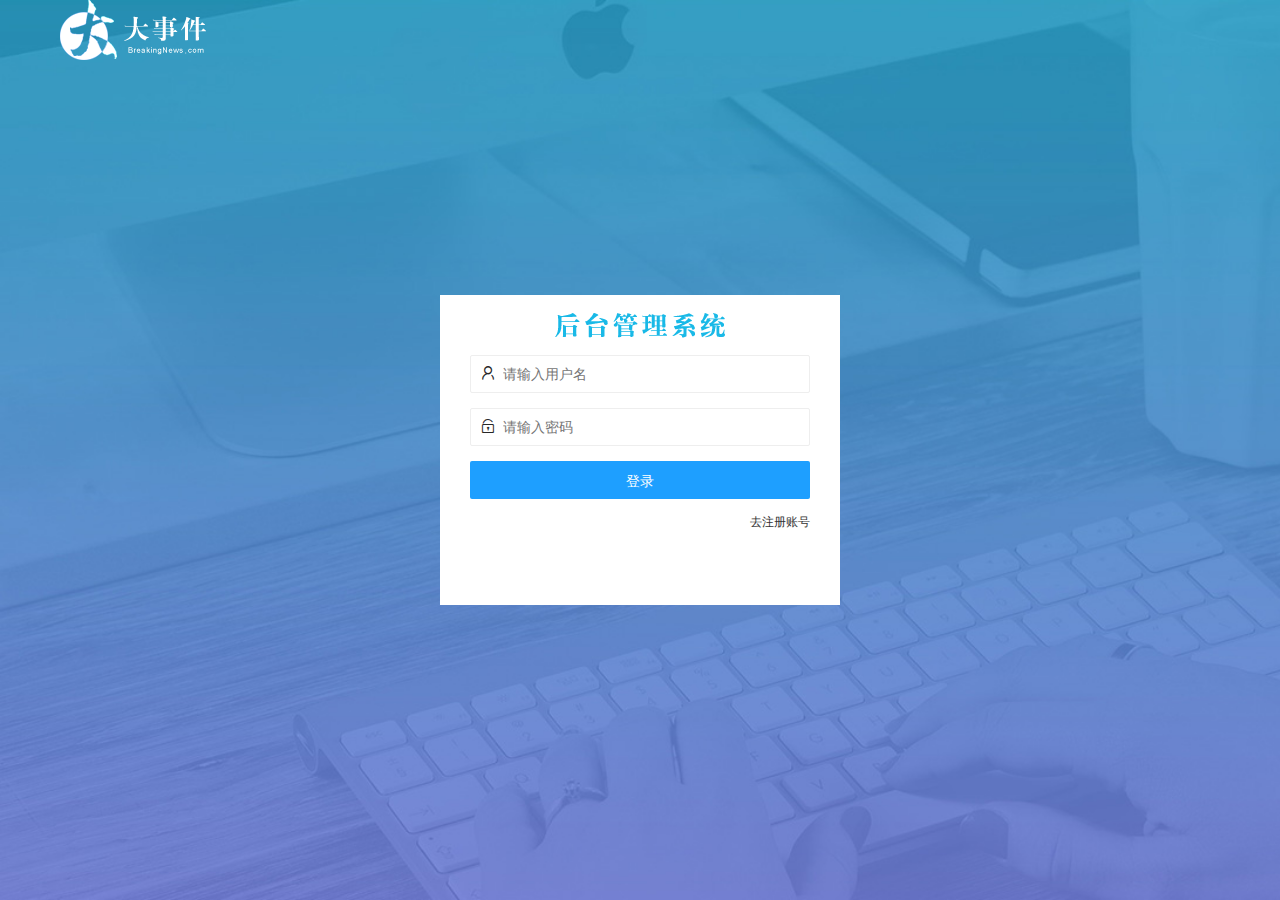
<file: login.html>
<!DOCTYPE html>
<html lang="en">
  <head>
    <meta charset="UTF-8" />
    <meta name="viewport" content="width=device-width, initial-scale=1.0" />
    <meta http-equiv="X-UA-Compatible" content="ie=edge" />
    <title>大事件-登录</title>
    <link rel="stylesheet" href="./assets/css/login.css" />
    <link rel="stylesheet" href="./assets/lib/layui/css/layui.css" />
  </head>
  <body>
    <!-- 头部logo区域 -->
    <div class="layui-main">
      <img src="./assets/images/logo.png" alt="" />
    </div>

    <!-- 登录注册区 -->
    <div class="loginAndRegBox">
      <div class="title-box"></div>

      <!-- 登录的div -->
      <div class="login-box">
        <!-- 登录的表单 -->
        <form class="layui-form" id="form-login">
          <!-- 用户名 -->
          <div class="layui-form-item">
            <i class="layui-icon layui-icon-username"></i>
            <input
              type="text"
              name="username"
              required
              lay-verify="required"
              placeholder="请输入用户名"
              autocomplete="off"
              class="layui-input"
            />
          </div>
          <!-- 密码 -->
          <div class="layui-form-item">
            <i class="layui-icon ">&#xe673;</i>
            <input type="password" name="password"" required
            lay-verify="required|pwd" placeholder="请输入密码"
            autocomplete="off" class="layui-input" />
          </div>
          <!-- 登录按钮 -->
          <div class="layui-form-item">
            <button
              class="layui-btn  layui-btn-fluid layui-btn-normal"
              lay-submit
              lay-filter="formDemo"
            >
              登录
            </button>
          </div>
          <div class="layui-form-item links">
            <a href="javascript:;" id="link_reg">去注册账号</a>
          </div>
        </form>
      </div>
      <!-- 注册的div -->
      <div class="reg-box">
        <!-- 注册的表单 -->
        <form class="layui-form" id="form-reg">
          <!-- 用户名 -->
          <div class="layui-form-item">
            <i class="layui-icon layui-icon-username"></i>
            <input
              type="text"
              name="username"
              required
              lay-verify="required"
              placeholder="请输入用户名"
              autocomplete="off"
              class="layui-input"
            />
          </div>
          <!-- 密码 -->
          <div class="layui-form-item">
            <i class="layui-icon ">&#xe673;</i>
            <input type="password" name="password"" required
            lay-verify="required|pwd" placeholder="请输入密码"
            autocomplete="off" class="layui-input" />
          </div>
          <!-- 确认密码 -->
          <div class="layui-form-item">
            <i class="layui-icon ">&#xe673;</i>
            <input type="password" name="repassword"" required
            lay-verify="required|pwd|repwd" placeholder="再次确认密码"
            autocomplete="off" class="layui-input" />
          </div>
          <!-- 注册按钮 -->
          <div class="layui-form-item">
            <button
              class="layui-btn  layui-btn-fluid layui-btn-normal"
              lay-submit
              lay-filter="formDemo"
            >
              注册
            </button>
          </div>
          <div class="layui-form-item links">
            <a href="javascript:;" id="link_login">去登录</a>
          </div>
        </form>
      </div>
    </div>
    <!-- 导入jquery -->
    <script src="./assets/lib/jquery.js"></script>
    <!-- 导入自己封装的baseAPI.js -->
    <script src="./assets/js/baseAPI.js"></script>
    <!-- 导入layui.js -->
    <script src="./assets/lib/layui/layui.js"></script>
    <!-- 导入自己的login.js -->
    <script src="./assets/js/login.js"></script>
  </body>
</html>
</file>
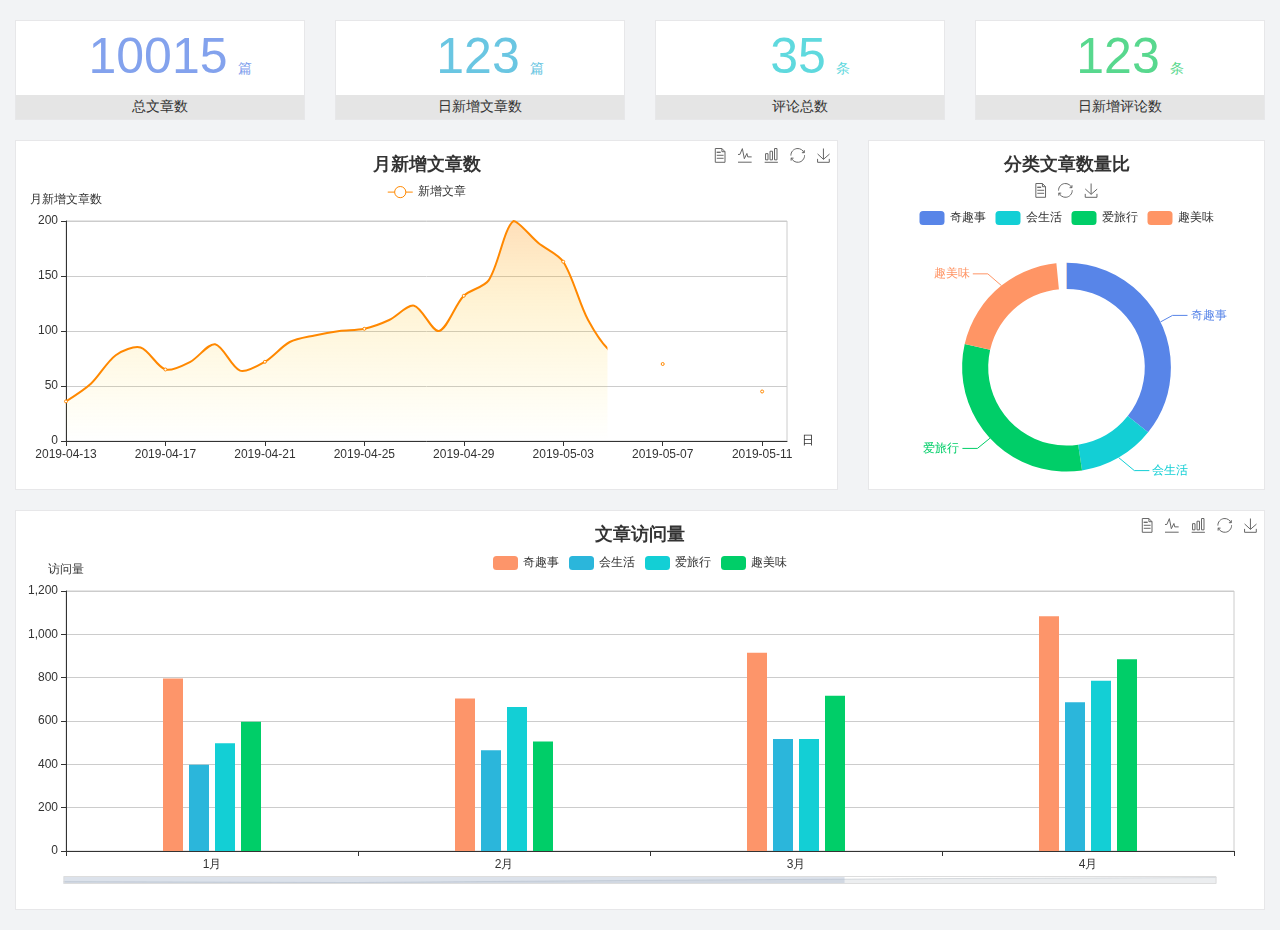
<file: home/dashboard.html>
<!DOCTYPE html>
<html lang="en">

<head>
  <meta charset="UTF-8">
  <meta name="viewport" content="width=device-width, initial-scale=1.0">
  <meta http-equiv="X-UA-Compatible" content="ie=edge">
  <title>图表统计</title>
  <link rel="stylesheet" href="../assets/lib/bootstrap.css" />
  <link rel="stylesheet" href="../assets/lib/main.css" />
  <script src="../assets/lib/jquery.js"></script>
  <script type="text/javascript" src="../assets/lib/echarts.min.js"></script>
</head>

<body>
  <div class="container-fluid">
    <div class="row spannel_list">
      <div class="col-sm-3 col-xs-6">
        <div class="spannel">
          <em>10015</em><span>篇</span>
          <b>总文章数</b>
        </div>
      </div>
      <div class="col-sm-3 col-xs-6">
        <div class="spannel scolor01">
          <em>123</em><span>篇</span>
          <b>日新增文章数</b>
        </div>
      </div>
      <div class="col-sm-3 col-xs-6">
        <div class="spannel scolor02">
          <em>35</em><span>条</span>
          <b>评论总数</b>
        </div>
      </div>
      <div class="col-sm-3 col-xs-6">
        <div class="spannel scolor03">
          <em>123</em><span>条</span>
          <b>日新增评论数</b>
        </div>
      </div>
    </div>
  </div>

  <div class="container-fluid">
    <div class="row curve-pie">
      <div class="col-lg-8 col-md-8">
        <div class="gragh_pannel" id="curve_show"></div>
      </div>
      <div class="col-lg-4 col-md-4">
        <div class="gragh_pannel" id="pie_show"></div>
      </div>
    </div>
  </div>

  <div class="container-fluid">
    <div class="column_pannel" id="column_show"></div>
  </div>

  <script>
    var oChart = echarts.init(document.getElementById('curve_show'));
    var aList_all = [
      { 'count': 36, 'date': '2019-04-13' },
      { 'count': 52, 'date': '2019-04-14' },
      { 'count': 78, 'date': '2019-04-15' },
      { 'count': 85, 'date': '2019-04-16' },
      { 'count': 65, 'date': '2019-04-17' },
      { 'count': 72, 'date': '2019-04-18' },
      { 'count': 88, 'date': '2019-04-19' },
      { 'count': 64, 'date': '2019-04-20' },
      { 'count': 72, 'date': '2019-04-21' },
      { 'count': 90, 'date': '2019-04-22' },
      { 'count': 96, 'date': '2019-04-23' },
      { 'count': 100, 'date': '2019-04-24' },
      { 'count': 102, 'date': '2019-04-25' },
      { 'count': 110, 'date': '2019-04-26' },
      { 'count': 123, 'date': '2019-04-27' },
      { 'count': 100, 'date': '2019-04-28' },
      { 'count': 132, 'date': '2019-04-29' },
      { 'count': 146, 'date': '2019-04-30' },
      { 'count': 200, 'date': '2019-05-01' },
      { 'count': 180, 'date': '2019-05-02' },
      { 'count': 163, 'date': '2019-05-03' },
      { 'count': 110, 'date': '2019-05-04' },
      { 'count': 80, 'date': '2019-05-05' },
      { 'count': 82, 'date': '2019-05-06' },
      { 'count': 70, 'date': '2019-05-07' },
      { 'count': 65, 'date': '2019-05-08' },
      { 'count': 54, 'date': '2019-05-09' },
      { 'count': 40, 'date': '2019-05-10' },
      { 'count': 45, 'date': '2019-05-11' },
      { 'count': 38, 'date': '2019-05-12' },
    ];

    let aCount = [];
    let aDate = [];

    for (var i = 0; i < aList_all.length; i++) {
      aCount.push(aList_all[i].count);
      aDate.push(aList_all[i].date);
    }

    var chartopt = {
      title: {
        text: '月新增文章数',
        left: 'center',
        top: '10'
      },
      tooltip: {
        trigger: 'axis'
      },
      legend: {
        data: ['新增文章'],
        top: '40'
      },
      toolbox: {
        show: true,
        feature: {
          mark: { show: true },
          dataView: { show: true, readOnly: false },
          magicType: { show: true, type: ['line', 'bar'] },
          restore: { show: true },
          saveAsImage: { show: true }
        }
      },
      calculable: true,
      xAxis: [
        {
          name: '日',
          type: 'category',
          boundaryGap: false,
          data: aDate
        }
      ],
      yAxis: [
        {
          name: '月新增文章数',
          type: 'value'
        }
      ],
      series: [
        {
          name: '新增文章',
          type: 'line',
          smooth: true,
          itemStyle: { normal: { areaStyle: { type: 'default' }, color: '#f80' }, lineStyle: { color: '#f80' } },
          data: aCount
        }],
      areaStyle: {
        normal: {
          color: new echarts.graphic.LinearGradient(0, 0, 0, 1, [{
            offset: 0,
            color: 'rgba(255,136,0,0.39)'
          }, {
            offset: .34,
            color: 'rgba(255,180,0,0.25)'
          }, {
            offset: 1,
            color: 'rgba(255,222,0,0.00)'
          }])

        }
      },
      grid: {
        show: true,
        x: 50,
        x2: 50,
        y: 80,
        height: 220
      }
    };

    oChart.setOption(chartopt);


    var oPie = echarts.init(document.getElementById('pie_show'));
    var oPieopt =
    {
      title: {
        top: 10,
        text: '分类文章数量比',
        x: 'center'
      },
      tooltip: {
        trigger: 'item',
        formatter: "{a} <br/>{b} : {c} ({d}%)"
      },
      color: ['#5885e8', '#13cfd5', '#00ce68', '#ff9565'],
      legend: {
        x: 'center',
        top: 65,
        data: ['奇趣事', '会生活', '爱旅行', '趣美味']
      },
      toolbox: {
        show: true,
        x: 'center',
        top: 35,
        feature: {
          mark: { show: true },
          dataView: { show: true, readOnly: false },
          magicType: {
            show: true,
            type: ['pie', 'funnel'],
            option: {
              funnel: {
                x: '25%',
                width: '50%',
                funnelAlign: 'left',
                max: 1548
              }
            }
          },
          restore: { show: true },
          saveAsImage: { show: true }
        }
      },
      calculable: true,
      series: [
        {
          name: '访问来源',
          type: 'pie',
          radius: ['45%', '60%'],
          center: ['50%', '65%'],
          data: [
            { value: 300, name: '奇趣事' },
            { value: 100, name: '会生活' },
            { value: 260, name: '爱旅行' },
            { value: 180, name: '趣美味' }
          ]
        }
      ]
    };
    oPie.setOption(oPieopt);



    var oColumn = this.echarts.init(document.getElementById('column_show'));
    var oColumnopt =
    {
      title: {
        text: '文章访问量',
        left: 'center',
        top: '10'
      },
      tooltip: {
        trigger: 'axis'
      },
      legend: {
        data: ['奇趣事', '会生活', '爱旅行', '趣美味'],
        top: '40'
      },
      toolbox: {
        show: true,
        feature: {
          mark: { show: true },
          dataView: { show: true, readOnly: false },
          magicType: { show: true, type: ['line', 'bar'] },
          restore: { show: true },
          saveAsImage: { show: true }
        }
      },
      calculable: true,
      xAxis: [
        {
          type: 'category',
          data: ['1月', '2月', '3月', '4月', '5月']
        }
      ],
      yAxis: [
        {
          name: '访问量',
          type: 'value'
        }
      ],
      series: [
        {
          name: '奇趣事',
          type: 'bar',
          barWidth: 20,
          itemStyle: {
            normal: { areaStyle: { type: 'default' }, color: '#fd956a' }
          },
          data: [800, 708, 920, 1090, 1200]
        },
        {
          name: '会生活',
          type: 'bar',
          barWidth: 20,
          itemStyle: {
            normal: { areaStyle: { type: 'default' }, color: '#2bb6db' }
          },
          data: [400, 468, 520, 690, 800]
        },
        {
          name: '爱旅行',
          type: 'bar',
          barWidth: 20,
          itemStyle: {
            normal: { areaStyle: { type: 'default' }, color: '#13cfd5' }
          },
          data: [500, 668, 520, 790, 900]
        },
        {
          name: '趣美味',
          type: 'bar',
          barWidth: 20,
          itemStyle: {
            normal: { areaStyle: { type: 'default' }, color: '#00ce68' }
          },
          data: [600, 508, 720, 890, 1000]
        }
      ],
      grid: {
        show: true,
        x: 50,
        x2: 30,
        y: 80,
        height: 260
      },
      dataZoom: [//给x轴设置滚动条
        {
          start: 0,//默认为0
          end: 100 - 1000 / 31,//默认为100
          type: 'slider',
          show: true,
          xAxisIndex: [0],
          handleSize: 0,//滑动条的 左右2个滑动条的大小
          height: 8,//组件高度
          left: 45, //左边的距离
          right: 50,//右边的距离
          bottom: 26,//右边的距离
          handleColor: '#ddd',//h滑动图标的颜色
          handleStyle: {
            borderColor: "#cacaca",
            borderWidth: "1",
            shadowBlur: 2,
            background: "#ddd",
            shadowColor: "#ddd",
          }
        }]
    };
    oColumn.setOption(oColumnopt);
  </script>
</body>

</html>
</file>
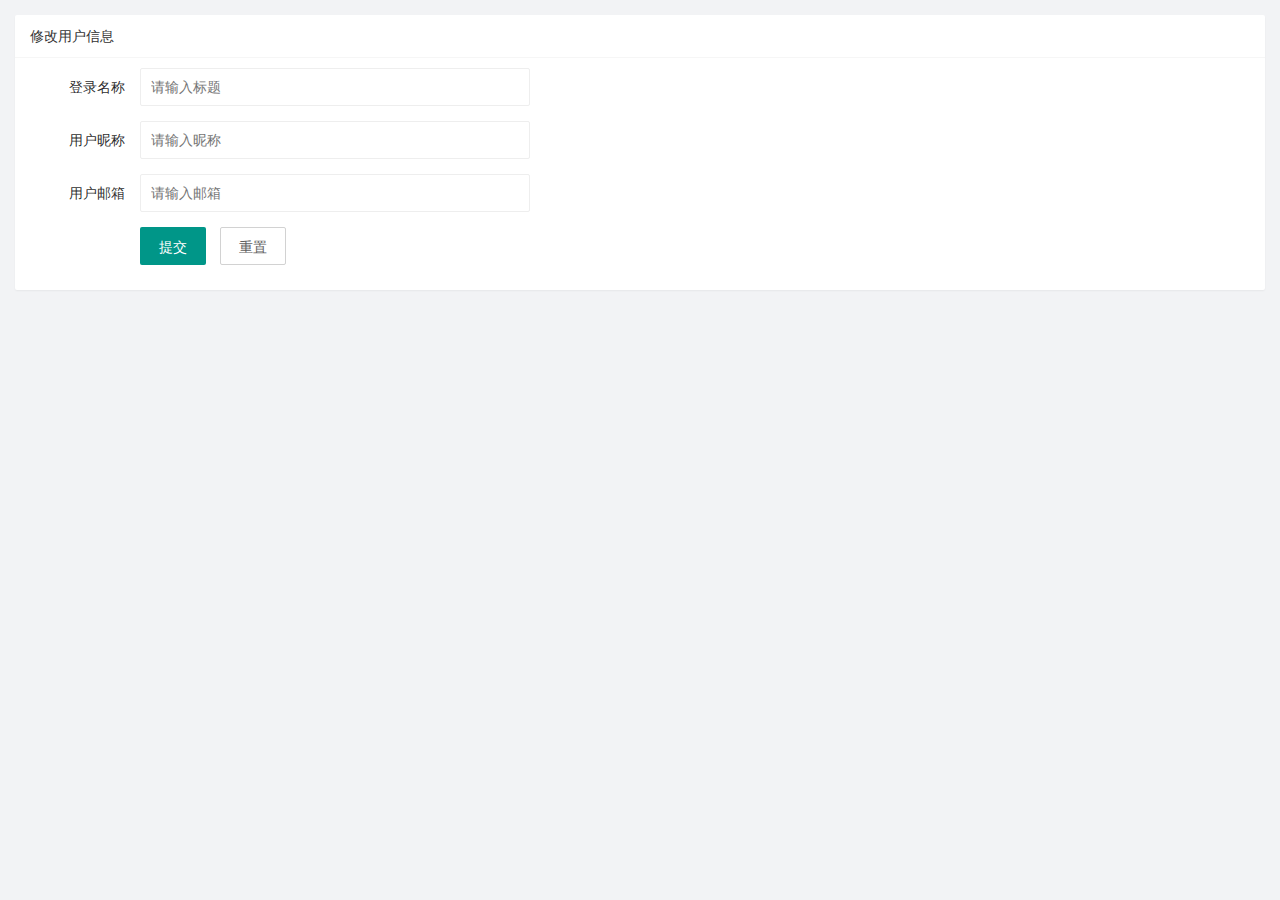
<file: user/user_info.html>
<!DOCTYPE html>
<html lang="en">
  <head>
    <meta charset="UTF-8" />
    <meta name="viewport" content="width=device-width, initial-scale=1.0" />
    <meta http-equiv="X-UA-Compatible" content="ie=edge" />
    <title>Document</title>
    <!-- 导入layui样式 -->
    <link rel="stylesheet" href="../assets/lib/layui/css/layui.css" />
    <!-- 导入自己的样式 -->
    <link rel="stylesheet" href="../assets/css/user/user_info.css" />
  </head>
  <body>
    <!-- 卡片区域 -->
    <div class="layui-card">
      <div class="layui-card-header">修改用户信息</div>
      <div class="layui-card-body">
        <!-- 表单区域 -->
        <form class="layui-form" lay-filter="formUserInfo">
          <!-- 隐藏的表单域 -->
          <input type="hidden" value="" name="id" />
          <div class="layui-form-item">
            <label class="layui-form-label">登录名称</label>
            <div class="layui-input-block">
              <input
                type="text"
                name="username"
                required
                lay-verify="required"
                placeholder="请输入标题"
                autocomplete="off"
                class="layui-input"
                readonly
              />
            </div>
          </div>
          <div class="layui-form-item">
            <label class="layui-form-label">用户昵称</label>
            <div class="layui-input-block">
              <input
                type="text"
                name="nickname"
                required
                lay-verify="required|nickname"
                placeholder="请输入昵称"
                autocomplete="off"
                class="layui-input"
              />
            </div>
          </div>
          <div class="layui-form-item">
            <label class="layui-form-label">用户邮箱</label>
            <div class="layui-input-block">
              <input
                type="text"
                name="email"
                required
                lay-verify="required|email"
                placeholder="请输入邮箱"
                autocomplete="off"
                class="layui-input"
              />
            </div>
          </div>
          <div class="layui-form-item">
            <div class="layui-input-block">
              <button class="layui-btn" lay-submit lay-filter="formDemo">
                提交
              </button>
              <button type="reset" class="layui-btn layui-btn-primary" id="btnReset">
                重置
              </button>
            </div>
          </div>
        </form>
      </div>
    </div>
    <!-- 导入layui.js -->
    <script src="../assets/lib/layui/layui.js"></script>
    <!-- 导入jquery.js -->
    <script src="../assets/lib/jquery.js"></script>
    <!-- 导入baseAPI.js -->
    <script src="../assets/js/baseAPI.js"></script>
    <!-- 导入自己的js -->
    <script src="../assets/js/user/user_info.js"></script>
  </body>
</html>
</file>
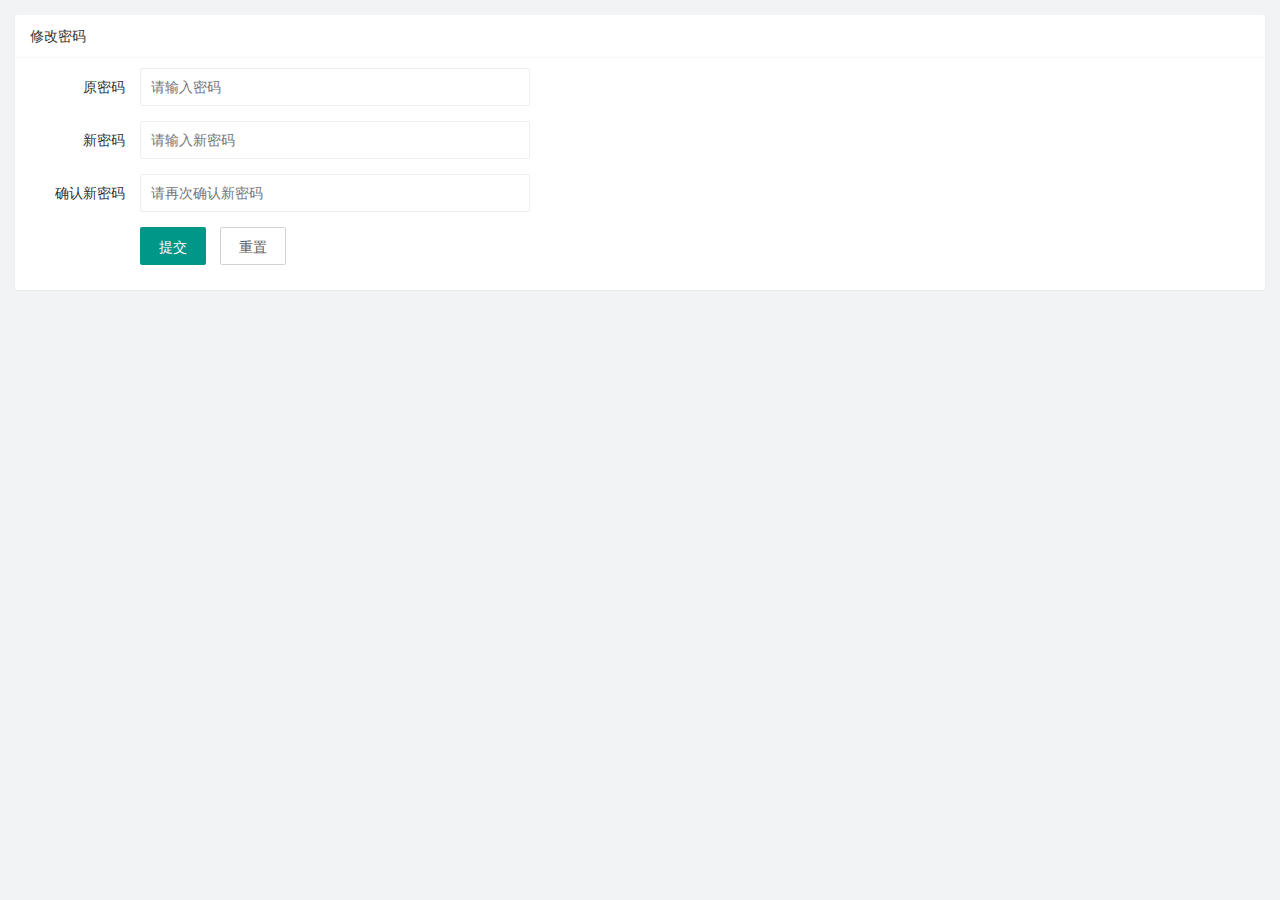
<file: user/user_pwd.html>
<!DOCTYPE html>
<html lang="en">
  <head>
    <meta charset="UTF-8" />
    <meta name="viewport" content="width=device-width, initial-scale=1.0" />
    <meta http-equiv="X-UA-Compatible" content="ie=edge" />
    <title>Document</title>
    <!-- 导入layui样式 -->
    <link rel="stylesheet" href="../assets/lib/layui/css/layui.css" />
    <!-- 导入自己的样式 -->
    <link rel="stylesheet" href="../assets/css/user/user_pwd.css" />
  </head>
  <body>
    <!-- 卡片区域 -->
    <div class="layui-card">
      <div class="layui-card-header">修改密码</div>
      <div class="layui-card-body">
        <!-- 表单区域 -->
        <form class="layui-form" lay-filter="formUserInfo">
          <div class="layui-form-item">
            <label class="layui-form-label">原密码</label>
            <div class="layui-input-block">
              <input type="password" name="oldPwd"" required
              lay-verify="required|pwd" placeholder="请输入密码"
              autocomplete="off" class="layui-input" />
            </div>
          </div>
          <div class="layui-form-item">
            <label class="layui-form-label">新密码</label>
            <div class="layui-input-block">
              <input
                type="password"
                name="newPwd"
                required
                lay-verify="required|pwd|samepwd"
                placeholder="请输入新密码"
                autocomplete="off"
                class="layui-input"
              />
            </div>
          </div>
          <div class="layui-form-item">
            <label class="layui-form-label">确认新密码</label>
            <div class="layui-input-block">
              <input
                type="password"
                name="renewpwd"
                required
                lay-verify="required|pwd|repwd"
                placeholder="请再次确认新密码"
                autocomplete="off"
                class="layui-input"
              />
            </div>
          </div>
          <div class="layui-form-item">
            <div class="layui-input-block">
              <button class="layui-btn" lay-submit lay-filter="formDemo">
                提交
              </button>
              <button
                type="reset"
                class="layui-btn layui-btn-primary"
                id="btnReset"
              >
                重置
              </button>
            </div>
          </div>
        </form>
      </div>
    </div>
    <!-- 导入layui.js -->
    <script src="../assets/lib/layui/layui.js"></script>
    <!-- 导入jquery.js -->
    <script src="../assets/lib/jquery.js"></script>
    <!-- 导入baseAPI.js -->
    <script src="../assets/js/baseAPI.js"></script>
    <!-- 导入自己的js -->
    <script src="../assets/js/user/user_pwd.js"></script>
  </body>
</html>
</file>
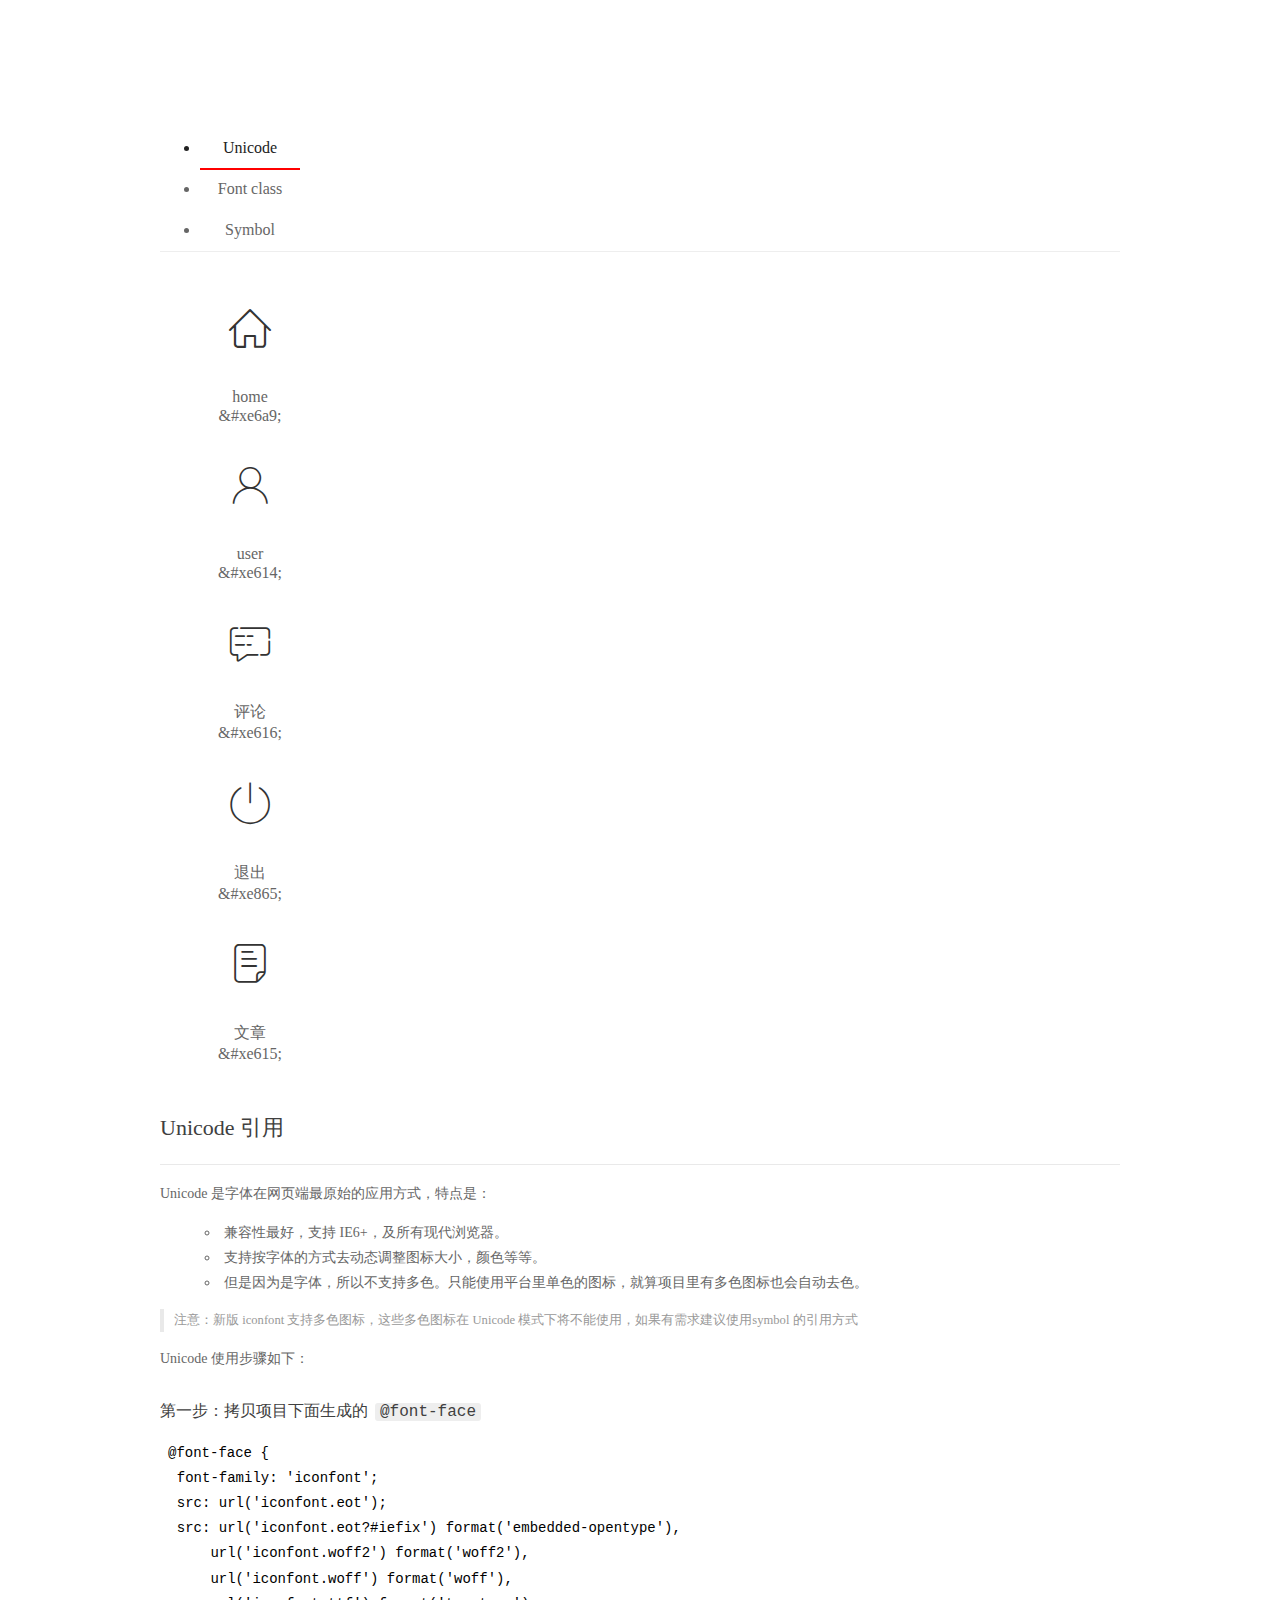
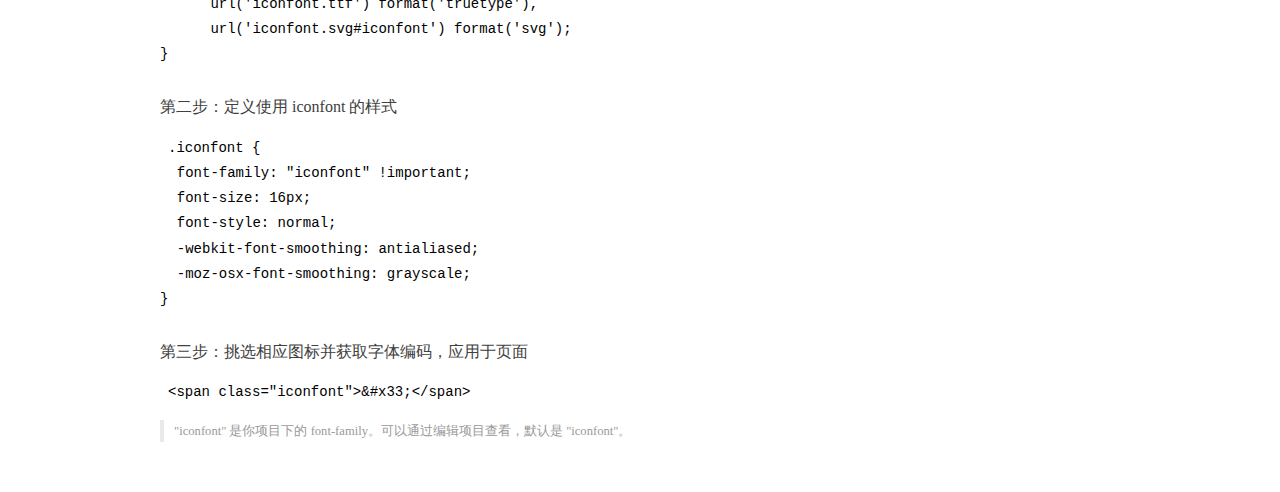
<file: assets/fonts/demo_index.html>
<!DOCTYPE html>
<html>
<head>
  <meta charset="utf-8"/>
  <title>IconFont Demo</title>
  <link rel="shortcut icon" href="https://gtms04.alicdn.com/tps/i4/TB1_oz6GVXXXXaFXpXXJDFnIXXX-64-64.ico" type="image/x-icon"/>
  <link rel="stylesheet" href="https://g.alicdn.com/thx/cube/1.3.2/cube.min.css">
  <link rel="stylesheet" href="demo.css">
  <link rel="stylesheet" href="iconfont.css">
  <script src="iconfont.js"></script>
  <!-- jQuery -->
  <script src="https://a1.alicdn.com/oss/uploads/2018/12/26/7bfddb60-08e8-11e9-9b04-53e73bb6408b.js"></script>
  <!-- 代码高亮 -->
  <script src="https://a1.alicdn.com/oss/uploads/2018/12/26/a3f714d0-08e6-11e9-8a15-ebf944d7534c.js"></script>
</head>
<body>
  <div class="main">
    <h1 class="logo"><a href="https://www.iconfont.cn/" title="iconfont 首页" target="_blank">&#xe86b;</a></h1>
    <div class="nav-tabs">
      <ul id="tabs" class="dib-box">
        <li class="dib active"><span>Unicode</span></li>
        <li class="dib"><span>Font class</span></li>
        <li class="dib"><span>Symbol</span></li>
      </ul>
      
    </div>
    <div class="tab-container">
      <div class="content unicode" style="display: block;">
          <ul class="icon_lists dib-box">
          
            <li class="dib">
              <span class="icon iconfont">&#xe6a9;</span>
                <div class="name">home</div>
                <div class="code-name">&amp;#xe6a9;</div>
              </li>
          
            <li class="dib">
              <span class="icon iconfont">&#xe614;</span>
                <div class="name">user</div>
                <div class="code-name">&amp;#xe614;</div>
              </li>
          
            <li class="dib">
              <span class="icon iconfont">&#xe616;</span>
                <div class="name">评论</div>
                <div class="code-name">&amp;#xe616;</div>
              </li>
          
            <li class="dib">
              <span class="icon iconfont">&#xe865;</span>
                <div class="name">退出</div>
                <div class="code-name">&amp;#xe865;</div>
              </li>
          
            <li class="dib">
              <span class="icon iconfont">&#xe615;</span>
                <div class="name">文章</div>
                <div class="code-name">&amp;#xe615;</div>
              </li>
          
          </ul>
          <div class="article markdown">
          <h2 id="unicode-">Unicode 引用</h2>
          <hr>

          <p>Unicode 是字体在网页端最原始的应用方式，特点是：</p>
          <ul>
            <li>兼容性最好，支持 IE6+，及所有现代浏览器。</li>
            <li>支持按字体的方式去动态调整图标大小，颜色等等。</li>
            <li>但是因为是字体，所以不支持多色。只能使用平台里单色的图标，就算项目里有多色图标也会自动去色。</li>
          </ul>
          <blockquote>
            <p>注意：新版 iconfont 支持多色图标，这些多色图标在 Unicode 模式下将不能使用，如果有需求建议使用symbol 的引用方式</p>
          </blockquote>
          <p>Unicode 使用步骤如下：</p>
          <h3 id="-font-face">第一步：拷贝项目下面生成的 <code>@font-face</code></h3>
<pre><code class="language-css"
>@font-face {
  font-family: 'iconfont';
  src: url('iconfont.eot');
  src: url('iconfont.eot?#iefix') format('embedded-opentype'),
      url('iconfont.woff2') format('woff2'),
      url('iconfont.woff') format('woff'),
      url('iconfont.ttf') format('truetype'),
      url('iconfont.svg#iconfont') format('svg');
}
</code></pre>
          <h3 id="-iconfont-">第二步：定义使用 iconfont 的样式</h3>
<pre><code class="language-css"
>.iconfont {
  font-family: "iconfont" !important;
  font-size: 16px;
  font-style: normal;
  -webkit-font-smoothing: antialiased;
  -moz-osx-font-smoothing: grayscale;
}
</code></pre>
          <h3 id="-">第三步：挑选相应图标并获取字体编码，应用于页面</h3>
<pre>
<code class="language-html"
>&lt;span class="iconfont"&gt;&amp;#x33;&lt;/span&gt;
</code></pre>
          <blockquote>
            <p>"iconfont" 是你项目下的 font-family。可以通过编辑项目查看，默认是 "iconfont"。</p>
          </blockquote>
          </div>
      </div>
      <div class="content font-class">
        <ul class="icon_lists dib-box">
          
          <li class="dib">
            <span class="icon iconfont icon-home"></span>
            <div class="name">
              home
            </div>
            <div class="code-name">.icon-home
            </div>
          </li>
          
          <li class="dib">
            <span class="icon iconfont icon-user"></span>
            <div class="name">
              user
            </div>
            <div class="code-name">.icon-user
            </div>
          </li>
          
          <li class="dib">
            <span class="icon iconfont icon-pinglun"></span>
            <div class="name">
              评论
            </div>
            <div class="code-name">.icon-pinglun
            </div>
          </li>
          
          <li class="dib">
            <span class="icon iconfont icon-tuichu"></span>
            <div class="name">
              退出
            </div>
            <div class="code-name">.icon-tuichu
            </div>
          </li>
          
          <li class="dib">
            <span class="icon iconfont icon-16"></span>
            <div class="name">
              文章
            </div>
            <div class="code-name">.icon-16
            </div>
          </li>
          
        </ul>
        <div class="article markdown">
        <h2 id="font-class-">font-class 引用</h2>
        <hr>

        <p>font-class 是 Unicode 使用方式的一种变种，主要是解决 Unicode 书写不直观，语意不明确的问题。</p>
        <p>与 Unicode 使用方式相比，具有如下特点：</p>
        <ul>
          <li>兼容性良好，支持 IE8+，及所有现代浏览器。</li>
          <li>相比于 Unicode 语意明确，书写更直观。可以很容易分辨这个 icon 是什么。</li>
          <li>因为使用 class 来定义图标，所以当要替换图标时，只需要修改 class 里面的 Unicode 引用。</li>
          <li>不过因为本质上还是使用的字体，所以多色图标还是不支持的。</li>
        </ul>
        <p>使用步骤如下：</p>
        <h3 id="-fontclass-">第一步：引入项目下面生成的 fontclass 代码：</h3>
<pre><code class="language-html">&lt;link rel="stylesheet" href="./iconfont.css"&gt;
</code></pre>
        <h3 id="-">第二步：挑选相应图标并获取类名，应用于页面：</h3>
<pre><code class="language-html">&lt;span class="iconfont icon-xxx"&gt;&lt;/span&gt;
</code></pre>
        <blockquote>
          <p>"
            iconfont" 是你项目下的 font-family。可以通过编辑项目查看，默认是 "iconfont"。</p>
        </blockquote>
      </div>
      </div>
      <div class="content symbol">
          <ul class="icon_lists dib-box">
          
            <li class="dib">
                <svg class="icon svg-icon" aria-hidden="true">
                  <use xlink:href="#icon-home"></use>
                </svg>
                <div class="name">home</div>
                <div class="code-name">#icon-home</div>
            </li>
          
            <li class="dib">
                <svg class="icon svg-icon" aria-hidden="true">
                  <use xlink:href="#icon-user"></use>
                </svg>
                <div class="name">user</div>
                <div class="code-name">#icon-user</div>
            </li>
          
            <li class="dib">
                <svg class="icon svg-icon" aria-hidden="true">
                  <use xlink:href="#icon-pinglun"></use>
                </svg>
                <div class="name">评论</div>
                <div class="code-name">#icon-pinglun</div>
            </li>
          
            <li class="dib">
                <svg class="icon svg-icon" aria-hidden="true">
                  <use xlink:href="#icon-tuichu"></use>
                </svg>
                <div class="name">退出</div>
                <div class="code-name">#icon-tuichu</div>
            </li>
          
            <li class="dib">
                <svg class="icon svg-icon" aria-hidden="true">
                  <use xlink:href="#icon-16"></use>
                </svg>
                <div class="name">文章</div>
                <div class="code-name">#icon-16</div>
            </li>
          
          </ul>
          <div class="article markdown">
          <h2 id="symbol-">Symbol 引用</h2>
          <hr>

          <p>这是一种全新的使用方式，应该说这才是未来的主流，也是平台目前推荐的用法。相关介绍可以参考这篇<a href="">文章</a>
            这种用法其实是做了一个 SVG 的集合，与另外两种相比具有如下特点：</p>
          <ul>
            <li>支持多色图标了，不再受单色限制。</li>
            <li>通过一些技巧，支持像字体那样，通过 <code>font-size</code>, <code>color</code> 来调整样式。</li>
            <li>兼容性较差，支持 IE9+，及现代浏览器。</li>
            <li>浏览器渲染 SVG 的性能一般，还不如 png。</li>
          </ul>
          <p>使用步骤如下：</p>
          <h3 id="-symbol-">第一步：引入项目下面生成的 symbol 代码：</h3>
<pre><code class="language-html">&lt;script src="./iconfont.js"&gt;&lt;/script&gt;
</code></pre>
          <h3 id="-css-">第二步：加入通用 CSS 代码（引入一次就行）：</h3>
<pre><code class="language-html">&lt;style&gt;
.icon {
  width: 1em;
  height: 1em;
  vertical-align: -0.15em;
  fill: currentColor;
  overflow: hidden;
}
&lt;/style&gt;
</code></pre>
          <h3 id="-">第三步：挑选相应图标并获取类名，应用于页面：</h3>
<pre><code class="language-html">&lt;svg class="icon" aria-hidden="true"&gt;
  &lt;use xlink:href="#icon-xxx"&gt;&lt;/use&gt;
&lt;/svg&gt;
</code></pre>
          </div>
      </div>

    </div>
  </div>
  <script>
  $(document).ready(function () {
      $('.tab-container .content:first').show()

      $('#tabs li').click(function (e) {
        var tabContent = $('.tab-container .content')
        var index = $(this).index()

        if ($(this).hasClass('active')) {
          return
        } else {
          $('#tabs li').removeClass('active')
          $(this).addClass('active')

          tabContent.hide().eq(index).fadeIn()
        }
      })
    })
  </script>
</body>
</html>
</file>
<file: assets/css/login.css>
* {
  margin: 0;
  padding: 0;
}
html,
body {
  position: relative;
  width: 100%;
  height: 100%;
  background: url('../images/login_bg.jpg') no-repeat;
  background-size: cover;
}
.loginAndRegBox {
  width: 400px;
  height: 310px;
  background-color: #fff;
  position: absolute;
  left: 50%;
  top: 50%;
  transform: translate(-50%, -50%);
}

.title-box {
  height: 60px;
  background: url(../images/login_title.png) no-repeat center;
}
.reg-box {
  display: none;
}
.layui-form {
  padding: 0 30px;
}
.links {
  display: flex;
  justify-content: flex-end;
}

.links a {
  font-size: 12px;
}
.layui-form-item {
  position: relative;
}
.layui-icon {
  position: absolute;
  left: 10px;
  top: 10px;
}
.layui-input {
  padding-left: 32px !important;
}
</file>
<file: assets/lib/layui/css/layui.css>
blockquote,body,button,dd,div,dl,dt,form,h1,h2,h3,h4,h5,h6,input,li,ol,p,pre,td,textarea,th,ul{margin:0;padding:0;-webkit-tap-highlight-color:rgba(0,0,0,0)}a:active,a:hover{outline:0}img{display:inline-block;border:none;vertical-align:middle}li{list-style:none}table{border-collapse:collapse;border-spacing:0}h1,h2,h3{font-weight:400}h4,h5,h6{font-size:100%;font-weight:400}button,input,select,textarea{font-size:100%}button,input,optgroup,option,select,textarea{font-family:inherit;font-size:inherit;font-style:inherit;font-weight:inherit;outline:0}pre{white-space:pre-wrap;white-space:-moz-pre-wrap;white-space:-pre-wrap;white-space:-o-pre-wrap;word-wrap:break-word}body{line-height:1.6;color:#333;color:rgba(0,0,0,.85);font:14px Helvetica Neue,Helvetica,PingFang SC,Tahoma,Arial,sans-serif}hr{height:0;line-height:0;margin:10px 0;padding:0;border:none!important;border-bottom:1px solid #eee!important;clear:both;overflow:hidden;background:0 0}a{color:#333;text-decoration:none}a:hover{color:#777}a cite{font-style:normal;*cursor:pointer}.layui-border-box,.layui-border-box *{box-sizing:border-box}.layui-box,.layui-box *{box-sizing:content-box}.layui-clear{clear:both;*zoom:1}.layui-clear:after{content:'\20';clear:both;*zoom:1;display:block;height:0}.layui-inline{position:relative;display:inline-block;*display:inline;*zoom:1;vertical-align:middle}.layui-edge{position:relative;display:inline-block;vertical-align:middle;width:0;height:0;border-width:6px;border-style:dashed;border-color:transparent;overflow:hidden}.layui-edge-top{top:-4px;border-bottom-color:#999;border-bottom-style:solid}.layui-edge-right{border-left-color:#999;border-left-style:solid}.layui-edge-bottom{top:2px;border-top-color:#999;border-top-style:solid}.layui-edge-left{border-right-color:#999;border-right-style:solid}.layui-elip{text-overflow:ellipsis;overflow:hidden;white-space:nowrap}.layui-disabled,.layui-icon,.layui-unselect{-moz-user-select:none;-webkit-user-select:none;-ms-user-select:none}.layui-disabled,.layui-disabled:hover{color:#d2d2d2!important;cursor:not-allowed!important}.layui-circle{border-radius:100%}.layui-show{display:block!important}.layui-hide{display:none!important}.layui-show-v{visibility:visible!important}.layui-hide-v{visibility:hidden!important}@font-face{font-family:layui-icon;src:url(../font/iconfont.eot?v=256);src:url(../font/iconfont.eot?v=256#iefix) format('embedded-opentype'),url(../font/iconfont.woff2?v=256) format('woff2'),url(../font/iconfont.woff?v=256) format('woff'),url(../font/iconfont.ttf?v=256) format('truetype'),url(../font/iconfont.svg?v=256#layui-icon) format('svg')}.layui-icon{font-family:layui-icon!important;font-size:16px;font-style:normal;-webkit-font-smoothing:antialiased;-moz-osx-font-smoothing:grayscale}.layui-icon-reply-fill:before{content:"\e611"}.layui-icon-set-fill:before{content:"\e614"}.layui-icon-menu-fill:before{content:"\e60f"}.layui-icon-search:before{content:"\e615"}.layui-icon-share:before{content:"\e641"}.layui-icon-set-sm:before{content:"\e620"}.layui-icon-engine:before{content:"\e628"}.layui-icon-close:before{content:"\1006"}.layui-icon-close-fill:before{content:"\1007"}.layui-icon-chart-screen:before{content:"\e629"}.layui-icon-star:before{content:"\e600"}.layui-icon-circle-dot:before{content:"\e617"}.layui-icon-chat:before{content:"\e606"}.layui-icon-release:before{content:"\e609"}.layui-icon-list:before{content:"\e60a"}.layui-icon-chart:before{content:"\e62c"}.layui-icon-ok-circle:before{content:"\1005"}.layui-icon-layim-theme:before{content:"\e61b"}.layui-icon-table:before{content:"\e62d"}.layui-icon-right:before{content:"\e602"}.layui-icon-left:before{content:"\e603"}.layui-icon-cart-simple:before{content:"\e698"}.layui-icon-face-cry:before{content:"\e69c"}.layui-icon-face-smile:before{content:"\e6af"}.layui-icon-survey:before{content:"\e6b2"}.layui-icon-tree:before{content:"\e62e"}.layui-icon-ie:before{content:"\e7bb"}.layui-icon-upload-circle:before{content:"\e62f"}.layui-icon-add-circle:before{content:"\e61f"}.layui-icon-download-circle:before{content:"\e601"}.layui-icon-templeate-1:before{content:"\e630"}.layui-icon-util:before{content:"\e631"}.layui-icon-face-surprised:before{content:"\e664"}.layui-icon-edit:before{content:"\e642"}.layui-icon-speaker:before{content:"\e645"}.layui-icon-down:before{content:"\e61a"}.layui-icon-file:before{content:"\e621"}.layui-icon-layouts:before{content:"\e632"}.layui-icon-rate-half:before{content:"\e6c9"}.layui-icon-add-circle-fine:before{content:"\e608"}.layui-icon-prev-circle:before{content:"\e633"}.layui-icon-read:before{content:"\e705"}.layui-icon-404:before{content:"\e61c"}.layui-icon-carousel:before{content:"\e634"}.layui-icon-help:before{content:"\e607"}.layui-icon-code-circle:before{content:"\e635"}.layui-icon-windows:before{content:"\e67f"}.layui-icon-water:before{content:"\e636"}.layui-icon-username:before{content:"\e66f"}.layui-icon-find-fill:before{content:"\e670"}.layui-icon-about:before{content:"\e60b"}.layui-icon-location:before{content:"\e715"}.layui-icon-up:before{content:"\e619"}.layui-icon-pause:before{content:"\e651"}.layui-icon-date:before{content:"\e637"}.layui-icon-layim-uploadfile:before{content:"\e61d"}.layui-icon-delete:before{content:"\e640"}.layui-icon-play:before{content:"\e652"}.layui-icon-top:before{content:"\e604"}.layui-icon-firefox:before{content:"\e686"}.layui-icon-friends:before{content:"\e612"}.layui-icon-refresh-3:before{content:"\e9aa"}.layui-icon-ok:before{content:"\e605"}.layui-icon-layer:before{content:"\e638"}.layui-icon-face-smile-fine:before{content:"\e60c"}.layui-icon-dollar:before{content:"\e659"}.layui-icon-group:before{content:"\e613"}.layui-icon-layim-download:before{content:"\e61e"}.layui-icon-picture-fine:before{content:"\e60d"}.layui-icon-link:before{content:"\e64c"}.layui-icon-diamond:before{content:"\e735"}.layui-icon-log:before{content:"\e60e"}.layui-icon-key:before{content:"\e683"}.layui-icon-rate-solid:before{content:"\e67a"}.layui-icon-fonts-del:before{content:"\e64f"}.layui-icon-unlink:before{content:"\e64d"}.layui-icon-fonts-clear:before{content:"\e639"}.layui-icon-triangle-r:before{content:"\e623"}.layui-icon-circle:before{content:"\e63f"}.layui-icon-radio:before{content:"\e643"}.layui-icon-align-center:before{content:"\e647"}.layui-icon-align-right:before{content:"\e648"}.layui-icon-align-left:before{content:"\e649"}.layui-icon-loading-1:before{content:"\e63e"}.layui-icon-return:before{content:"\e65c"}.layui-icon-fonts-strong:before{content:"\e62b"}.layui-icon-upload:before{content:"\e67c"}.layui-icon-dialogue:before{content:"\e63a"}.layui-icon-video:before{content:"\e6ed"}.layui-icon-headset:before{content:"\e6fc"}.layui-icon-cellphone-fine:before{content:"\e63b"}.layui-icon-add-1:before{content:"\e654"}.layui-icon-face-smile-b:before{content:"\e650"}.layui-icon-fonts-html:before{content:"\e64b"}.layui-icon-screen-full:before{content:"\e622"}.layui-icon-form:before{content:"\e63c"}.layui-icon-cart:before{content:"\e657"}.layui-icon-camera-fill:before{content:"\e65d"}.layui-icon-tabs:before{content:"\e62a"}.layui-icon-heart-fill:before{content:"\e68f"}.layui-icon-fonts-code:before{content:"\e64e"}.layui-icon-ios:before{content:"\e680"}.layui-icon-at:before{content:"\e687"}.layui-icon-fire:before{content:"\e756"}.layui-icon-set:before{content:"\e716"}.layui-icon-fonts-u:before{content:"\e646"}.layui-icon-triangle-d:before{content:"\e625"}.layui-icon-tips:before{content:"\e702"}.layui-icon-picture:before{content:"\e64a"}.layui-icon-more-vertical:before{content:"\e671"}.layui-icon-bluetooth:before{content:"\e689"}.layui-icon-flag:before{content:"\e66c"}.layui-icon-loading:before{content:"\e63d"}.layui-icon-fonts-i:before{content:"\e644"}.layui-icon-refresh-1:before{content:"\e666"}.layui-icon-rmb:before{content:"\e65e"}.layui-icon-addition:before{content:"\e624"}.layui-icon-home:before{content:"\e68e"}.layui-icon-time:before{content:"\e68d"}.layui-icon-user:before{content:"\e770"}.layui-icon-notice:before{content:"\e667"}.layui-icon-chrome:before{content:"\e68a"}.layui-icon-edge:before{content:"\e68b"}.layui-icon-login-weibo:before{content:"\e675"}.layui-icon-voice:before{content:"\e688"}.layui-icon-upload-drag:before{content:"\e681"}.layui-icon-login-qq:before{content:"\e676"}.layui-icon-snowflake:before{content:"\e6b1"}.layui-icon-heart:before{content:"\e68c"}.layui-icon-logout:before{content:"\e682"}.layui-icon-file-b:before{content:"\e655"}.layui-icon-template:before{content:"\e663"}.layui-icon-transfer:before{content:"\e691"}.layui-icon-auz:before{content:"\e672"}.layui-icon-console:before{content:"\e665"}.layui-icon-app:before{content:"\e653"}.layui-icon-prev:before{content:"\e65a"}.layui-icon-website:before{content:"\e7ae"}.layui-icon-next:before{content:"\e65b"}.layui-icon-component:before{content:"\e857"}.layui-icon-android:before{content:"\e684"}.layui-icon-more:before{content:"\e65f"}.layui-icon-login-wechat:before{content:"\e677"}.layui-icon-shrink-right:before{content:"\e668"}.layui-icon-spread-left:before{content:"\e66b"}.layui-icon-camera:before{content:"\e660"}.layui-icon-note:before{content:"\e66e"}.layui-icon-refresh:before{content:"\e669"}.layui-icon-female:before{content:"\e661"}.layui-icon-male:before{content:"\e662"}.layui-icon-screen-restore:before{content:"\e758"}.layui-icon-password:before{content:"\e673"}.layui-icon-senior:before{content:"\e674"}.layui-icon-theme:before{content:"\e66a"}.layui-icon-tread:before{content:"\e6c5"}.layui-icon-praise:before{content:"\e6c6"}.layui-icon-star-fill:before{content:"\e658"}.layui-icon-rate:before{content:"\e67b"}.layui-icon-template-1:before{content:"\e656"}.layui-icon-vercode:before{content:"\e679"}.layui-icon-service:before{content:"\e626"}.layui-icon-cellphone:before{content:"\e678"}.layui-icon-print:before{content:"\e66d"}.layui-icon-cols:before{content:"\e610"}.layui-icon-wifi:before{content:"\e7e0"}.layui-icon-export:before{content:"\e67d"}.layui-icon-rss:before{content:"\e808"}.layui-icon-slider:before{content:"\e714"}.layui-icon-email:before{content:"\e618"}.layui-icon-subtraction:before{content:"\e67e"}.layui-icon-mike:before{content:"\e6dc"}.layui-icon-light:before{content:"\e748"}.layui-icon-gift:before{content:"\e627"}.layui-icon-mute:before{content:"\e685"}.layui-icon-reduce-circle:before{content:"\e616"}.layui-icon-music:before{content:"\e690"}.layui-main{position:relative;width:1160px;margin:0 auto}.layui-header{position:relative;z-index:1000;height:60px}.layui-header a:hover{transition:all .5s;-webkit-transition:all .5s}.layui-side{position:fixed;left:0;top:0;bottom:0;z-index:999;width:200px;overflow-x:hidden}.layui-side-scroll{position:relative;width:220px;height:100%;overflow-x:hidden}.layui-body{position:relative;left:200px;right:0;top:0;bottom:0;z-index:900;width:auto;box-sizing:border-box}.layui-layout-body{overflow-x:hidden}.layui-layout-admin .layui-header{position:fixed;top:0;left:0;right:0;background-color:#23262e}.layui-layout-admin .layui-side{top:60px;width:200px;overflow-x:hidden}.layui-layout-admin .layui-body{position:absolute;top:60px;padding-bottom:44px}.layui-layout-admin .layui-main{width:auto;margin:0 15px}.layui-layout-admin .layui-footer{position:fixed;left:200px;right:0;bottom:0;z-index:990;height:44px;line-height:44px;padding:0 15px;box-shadow:-1px 0 4px rgb(0 0 0 / 12%);background-color:#fafafa}.layui-layout-admin .layui-logo{position:absolute;left:0;top:0;width:200px;height:100%;line-height:60px;text-align:center;color:#009688;font-size:16px;box-shadow:0 1px 2px 0 rgb(0 0 0 / 15%)}.layui-layout-admin .layui-header .layui-nav{background:0 0}.layui-layout-left{position:absolute!important;left:200px;top:0}.layui-layout-right{position:absolute!important;right:0;top:0}.layui-container{position:relative;margin:0 auto;box-sizing:border-box}.layui-fluid{position:relative;margin:0 auto;padding:0 15px}.layui-row:after,.layui-row:before{content:"";display:block;clear:both}.layui-col-lg1,.layui-col-lg10,.layui-col-lg11,.layui-col-lg12,.layui-col-lg2,.layui-col-lg3,.layui-col-lg4,.layui-col-lg5,.layui-col-lg6,.layui-col-lg7,.layui-col-lg8,.layui-col-lg9,.layui-col-md1,.layui-col-md10,.layui-col-md11,.layui-col-md12,.layui-col-md2,.layui-col-md3,.layui-col-md4,.layui-col-md5,.layui-col-md6,.layui-col-md7,.layui-col-md8,.layui-col-md9,.layui-col-sm1,.layui-col-sm10,.layui-col-sm11,.layui-col-sm12,.layui-col-sm2,.layui-col-sm3,.layui-col-sm4,.layui-col-sm5,.layui-col-sm6,.layui-col-sm7,.layui-col-sm8,.layui-col-sm9,.layui-col-xs1,.layui-col-xs10,.layui-col-xs11,.layui-col-xs12,.layui-col-xs2,.layui-col-xs3,.layui-col-xs4,.layui-col-xs5,.layui-col-xs6,.layui-col-xs7,.layui-col-xs8,.layui-col-xs9{position:relative;display:block;box-sizing:border-box}.layui-col-xs1,.layui-col-xs10,.layui-col-xs11,.layui-col-xs12,.layui-col-xs2,.layui-col-xs3,.layui-col-xs4,.layui-col-xs5,.layui-col-xs6,.layui-col-xs7,.layui-col-xs8,.layui-col-xs9{float:left}.layui-col-xs1{width:8.33333333%}.layui-col-xs2{width:16.66666667%}.layui-col-xs3{width:25%}.layui-col-xs4{width:33.33333333%}.layui-col-xs5{width:41.66666667%}.layui-col-xs6{width:50%}.layui-col-xs7{width:58.33333333%}.layui-col-xs8{width:66.66666667%}.layui-col-xs9{width:75%}.layui-col-xs10{width:83.33333333%}.layui-col-xs11{width:91.66666667%}.layui-col-xs12{width:100%}.layui-col-xs-offset1{margin-left:8.33333333%}.layui-col-xs-offset2{margin-left:16.66666667%}.layui-col-xs-offset3{margin-left:25%}.layui-col-xs-offset4{margin-left:33.33333333%}.layui-col-xs-offset5{margin-left:41.66666667%}.layui-col-xs-offset6{margin-left:50%}.layui-col-xs-offset7{margin-left:58.33333333%}.layui-col-xs-offset8{margin-left:66.66666667%}.layui-col-xs-offset9{margin-left:75%}.layui-col-xs-offset10{margin-left:83.33333333%}.layui-col-xs-offset11{margin-left:91.66666667%}.layui-col-xs-offset12{margin-left:100%}@media screen and (max-width:767.98px){.layui-container{padding:0 15px}.layui-hide-xs{display:none!important}.layui-show-xs-block{display:block!important}.layui-show-xs-inline{display:inline!important}.layui-show-xs-inline-block{display:inline-block!important}}@media screen and (min-width:768px){.layui-container{width:720px}.layui-hide-sm{display:none!important}.layui-show-sm-block{display:block!important}.layui-show-sm-inline{display:inline!important}.layui-show-sm-inline-block{display:inline-block!important}.layui-col-sm1,.layui-col-sm10,.layui-col-sm11,.layui-col-sm12,.layui-col-sm2,.layui-col-sm3,.layui-col-sm4,.layui-col-sm5,.layui-col-sm6,.layui-col-sm7,.layui-col-sm8,.layui-col-sm9{float:left}.layui-col-sm1{width:8.33333333%}.layui-col-sm2{width:16.66666667%}.layui-col-sm3{width:25%}.layui-col-sm4{width:33.33333333%}.layui-col-sm5{width:41.66666667%}.layui-col-sm6{width:50%}.layui-col-sm7{width:58.33333333%}.layui-col-sm8{width:66.66666667%}.layui-col-sm9{width:75%}.layui-col-sm10{width:83.33333333%}.layui-col-sm11{width:91.66666667%}.layui-col-sm12{width:100%}.layui-col-sm-offset1{margin-left:8.33333333%}.layui-col-sm-offset2{margin-left:16.66666667%}.layui-col-sm-offset3{margin-left:25%}.layui-col-sm-offset4{margin-left:33.33333333%}.layui-col-sm-offset5{margin-left:41.66666667%}.layui-col-sm-offset6{margin-left:50%}.layui-col-sm-offset7{margin-left:58.33333333%}.layui-col-sm-offset8{margin-left:66.66666667%}.layui-col-sm-offset9{margin-left:75%}.layui-col-sm-offset10{margin-left:83.33333333%}.layui-col-sm-offset11{margin-left:91.66666667%}.layui-col-sm-offset12{margin-left:100%}}@media screen and (min-width:992px){.layui-container{width:960px}.layui-hide-md{display:none!important}.layui-show-md-block{display:block!important}.layui-show-md-inline{display:inline!important}.layui-show-md-inline-block{display:inline-block!important}.layui-col-md1,.layui-col-md10,.layui-col-md11,.layui-col-md12,.layui-col-md2,.layui-col-md3,.layui-col-md4,.layui-col-md5,.layui-col-md6,.layui-col-md7,.layui-col-md8,.layui-col-md9{float:left}.layui-col-md1{width:8.33333333%}.layui-col-md2{width:16.66666667%}.layui-col-md3{width:25%}.layui-col-md4{width:33.33333333%}.layui-col-md5{width:41.66666667%}.layui-col-md6{width:50%}.layui-col-md7{width:58.33333333%}.layui-col-md8{width:66.66666667%}.layui-col-md9{width:75%}.layui-col-md10{width:83.33333333%}.layui-col-md11{width:91.66666667%}.layui-col-md12{width:100%}.layui-col-md-offset1{margin-left:8.33333333%}.layui-col-md-offset2{margin-left:16.66666667%}.layui-col-md-offset3{margin-left:25%}.layui-col-md-offset4{margin-left:33.33333333%}.layui-col-md-offset5{margin-left:41.66666667%}.layui-col-md-offset6{margin-left:50%}.layui-col-md-offset7{margin-left:58.33333333%}.layui-col-md-offset8{margin-left:66.66666667%}.layui-col-md-offset9{margin-left:75%}.layui-col-md-offset10{margin-left:83.33333333%}.layui-col-md-offset11{margin-left:91.66666667%}.layui-col-md-offset12{margin-left:100%}}@media screen and (min-width:1200px){.layui-container{width:1150px}.layui-hide-lg{display:none!important}.layui-show-lg-block{display:block!important}.layui-show-lg-inline{display:inline!important}.layui-show-lg-inline-block{display:inline-block!important}.layui-col-lg1,.layui-col-lg10,.layui-col-lg11,.layui-col-lg12,.layui-col-lg2,.layui-col-lg3,.layui-col-lg4,.layui-col-lg5,.layui-col-lg6,.layui-col-lg7,.layui-col-lg8,.layui-col-lg9{float:left}.layui-col-lg1{width:8.33333333%}.layui-col-lg2{width:16.66666667%}.layui-col-lg3{width:25%}.layui-col-lg4{width:33.33333333%}.layui-col-lg5{width:41.66666667%}.layui-col-lg6{width:50%}.layui-col-lg7{width:58.33333333%}.layui-col-lg8{width:66.66666667%}.layui-col-lg9{width:75%}.layui-col-lg10{width:83.33333333%}.layui-col-lg11{width:91.66666667%}.layui-col-lg12{width:100%}.layui-col-lg-offset1{margin-left:8.33333333%}.layui-col-lg-offset2{margin-left:16.66666667%}.layui-col-lg-offset3{margin-left:25%}.layui-col-lg-offset4{margin-left:33.33333333%}.layui-col-lg-offset5{margin-left:41.66666667%}.layui-col-lg-offset6{margin-left:50%}.layui-col-lg-offset7{margin-left:58.33333333%}.layui-col-lg-offset8{margin-left:66.66666667%}.layui-col-lg-offset9{margin-left:75%}.layui-col-lg-offset10{margin-left:83.33333333%}.layui-col-lg-offset11{margin-left:91.66666667%}.layui-col-lg-offset12{margin-left:100%}}.layui-col-space1{margin:-.5px}.layui-col-space1>*{padding:.5px}.layui-col-space2{margin:-1px}.layui-col-space2>*{padding:1px}.layui-col-space4{margin:-2px}.layui-col-space4>*{padding:2px}.layui-col-space5{margin:-2.5px}.layui-col-space5>*{padding:2.5px}.layui-col-space6{margin:-3px}.layui-col-space6>*{padding:3px}.layui-col-space8{margin:-4px}.layui-col-space8>*{padding:4px}.layui-col-space10{margin:-5px}.layui-col-space10>*{padding:5px}.layui-col-space12{margin:-6px}.layui-col-space12>*{padding:6px}.layui-col-space14{margin:-7px}.layui-col-space14>*{padding:7px}.layui-col-space15{margin:-7.5px}.layui-col-space15>*{padding:7.5px}.layui-col-space16{margin:-8px}.layui-col-space16>*{padding:8px}.layui-col-space18{margin:-9px}.layui-col-space18>*{padding:9px}.layui-col-space20{margin:-10px}.layui-col-space20>*{padding:10px}.layui-col-space22{margin:-11px}.layui-col-space22>*{padding:11px}.layui-col-space24{margin:-12px}.layui-col-space24>*{padding:12px}.layui-col-space25{margin:-12.5px}.layui-col-space25>*{padding:12.5px}.layui-col-space26{margin:-13px}.layui-col-space26>*{padding:13px}.layui-col-space28{margin:-14px}.layui-col-space28>*{padding:14px}.layui-col-space30{margin:-15px}.layui-col-space30>*{padding:15px}.layui-btn,.layui-input,.layui-select,.layui-textarea,.layui-upload-button{outline:0;-webkit-appearance:none;transition:all .3s;-webkit-transition:all .3s;box-sizing:border-box}.layui-elem-quote{margin-bottom:10px;padding:15px;line-height:1.6;border-left:5px solid #5fb878;border-radius:0 2px 2px 0;background-color:#fafafa}.layui-quote-nm{border-style:solid;border-width:1px;border-left-width:5px;background:0 0}.layui-elem-field{margin-bottom:10px;padding:0;border-width:1px;border-style:solid}.layui-elem-field legend{margin-left:20px;padding:0 10px;font-size:20px;font-weight:300}.layui-field-title{margin:10px 0 20px;border-width:0;border-top-width:1px}.layui-field-box{padding:15px}.layui-field-title .layui-field-box{padding:10px 0}.layui-progress{position:relative;height:6px;border-radius:20px;background-color:#eee}.layui-progress-bar{position:absolute;left:0;top:0;width:0;max-width:100%;height:6px;border-radius:20px;text-align:right;background-color:#5fb878;transition:all .3s;-webkit-transition:all .3s}.layui-progress-big,.layui-progress-big .layui-progress-bar{height:18px;line-height:18px}.layui-progress-text{position:relative;top:-20px;line-height:18px;font-size:12px;color:#5f5f5f}.layui-progress-big .layui-progress-text{position:static;padding:0 10px;color:#fff}.layui-collapse{border-width:1px;border-style:solid;border-radius:2px}.layui-colla-content,.layui-colla-item{border-top-width:1px;border-top-style:solid}.layui-colla-item:first-child{border-top:none}.layui-colla-title{position:relative;height:42px;line-height:42px;padding:0 15px 0 35px;color:#333;background-color:#fafafa;cursor:pointer;font-size:14px;overflow:hidden}.layui-colla-content{display:none;padding:10px 15px;line-height:1.6;color:#5f5f5f}.layui-colla-icon{position:absolute;left:15px;top:0;font-size:14px}.layui-card{margin-bottom:15px;border-radius:2px;background-color:#fff;box-shadow:0 1px 2px 0 rgba(0,0,0,.05)}.layui-card:last-child{margin-bottom:0}.layui-card-header{position:relative;height:42px;line-height:42px;padding:0 15px;border-bottom:1px solid #f6f6f6;color:#333;border-radius:2px 2px 0 0;font-size:14px}.layui-card-body{position:relative;padding:10px 15px;line-height:24px}.layui-card-body[pad15]{padding:15px}.layui-card-body[pad20]{padding:20px}.layui-card-body .layui-table{margin:5px 0}.layui-card .layui-tab{margin:0}.layui-panel{position:relative;border-width:1px;border-style:solid;border-radius:2px;box-shadow:1px 1px 4px rgb(0 0 0 / 8%);background-color:#fff;color:#5f5f5f}.layui-panel-window{position:relative;padding:15px;border-radius:0;border-top:5px solid #eee;background-color:#fff}.layui-auxiliar-moving{position:fixed;left:0;right:0;top:0;bottom:0;width:100%;height:100%;background:0 0;z-index:9999999999}.layui-bg-red{background-color:#ff5722!important;color:#fff!important}.layui-bg-orange{background-color:#ffb800!important;color:#fff!important}.layui-bg-green{background-color:#009688!important;color:#fff!important}.layui-bg-cyan{background-color:#2f4056!important;color:#fff!important}.layui-bg-blue{background-color:#1e9fff!important;color:#fff!important}.layui-bg-black{background-color:#393d49!important;color:#fff!important}.layui-bg-gray{background-color:#fafafa!important;color:#5f5f5f!important}.layui-badge-rim,.layui-border,.layui-colla-content,.layui-colla-item,.layui-collapse,.layui-elem-field,.layui-form-pane .layui-form-item[pane],.layui-form-pane .layui-form-label,.layui-input,.layui-layedit,.layui-layedit-tool,.layui-panel,.layui-quote-nm,.layui-select,.layui-tab-bar,.layui-tab-card,.layui-tab-title,.layui-tab-title .layui-this:after,.layui-textarea{border-color:#eee}.layui-border{border-width:1px;border-style:solid;color:#5f5f5f!important}.layui-border-red{border-width:1px;border-style:solid;border-color:#ff5722!important;color:#ff5722!important}.layui-border-orange{border-width:1px;border-style:solid;border-color:#ffb800!important;color:#ffb800!important}.layui-border-green{border-width:1px;border-style:solid;border-color:#009688!important;color:#009688!important}.layui-border-cyan{border-width:1px;border-style:solid;border-color:#2f4056!important;color:#2f4056!important}.layui-border-blue{border-width:1px;border-style:solid;border-color:#1e9fff!important;color:#1e9fff!important}.layui-border-black{border-width:1px;border-style:solid;border-color:#393d49!important;color:#393d49!important}.layui-timeline-item:before{background-color:#eee}.layui-text{line-height:1.6;font-size:14px;color:#5f5f5f}.layui-text h1,.layui-text h2,.layui-text h3,.layui-text h4,.layui-text h5,.layui-text h6{font-weight:500;color:#333}.layui-text h1{font-size:32px}.layui-text h2{font-size:24px}.layui-text h3{font-size:18px}.layui-text h4{font-size:16px}.layui-text h5{font-size:14px}.layui-text h6{font-size:13px}.layui-text a:not(.layui-btn){color:#01aaed}.layui-text a:not(.layui-btn):hover{text-decoration:underline}.layui-text ol,.layui-text ul{padding:5px 0 5px 15px}.layui-text ul li{margin-top:5px;list-style-type:disc}.layui-text ol li{margin-top:5px;list-style-type:decimal}.layui-text em,.layui-word-aux{color:#999!important;padding-left:5px!important;padding-right:5px!important}.layui-text p{margin:15px 0}.layui-text p:first-child{margin-top:0}.layui-text p:last-child{margin-bottom:0}.layui-text blockquote:not(.layui-elem-quote){padding:5px 15px;border-left:5px solid #eee}.layui-text pre:not(.layui-code){padding:15px;font-family:Lucida Console,Consolas,Courier New;background-color:#fafafa}.layui-font-12{font-size:12px!important}.layui-font-14{font-size:14px!important}.layui-font-16{font-size:16px!important}.layui-font-18{font-size:18px!important}.layui-font-20{font-size:20px!important}.layui-font-red{color:#ff5722!important}.layui-font-orange{color:#ffb800!important}.layui-font-green{color:#009688!important}.layui-font-cyan{color:#2f4056!important}.layui-font-blue{color:#01aaed!important}.layui-font-black{color:#000!important}.layui-font-gray{color:#c2c2c2!important}.layui-btn{display:inline-block;vertical-align:middle;height:38px;line-height:38px;border:1px solid transparent;padding:0 18px;background-color:#009688;color:#fff;white-space:nowrap;text-align:center;font-size:14px;border-radius:2px;cursor:pointer;-moz-user-select:none;-webkit-user-select:none;-ms-user-select:none}.layui-btn:hover{opacity:.8;filter:alpha(opacity=80);color:#fff}.layui-btn:active{opacity:1;filter:alpha(opacity=100)}.layui-btn+.layui-btn{margin-left:10px}.layui-btn-container{font-size:0}.layui-btn-container .layui-btn{margin-right:10px;margin-bottom:10px}.layui-btn-container .layui-btn+.layui-btn{margin-left:0}.layui-table .layui-btn-container .layui-btn{margin-bottom:9px}.layui-btn-radius{border-radius:100px}.layui-btn .layui-icon{padding:0 2px;vertical-align:middle\0;vertical-align:bottom}.layui-btn-primary{border-color:#d2d2d2;background:0 0;color:#5f5f5f}.layui-btn-primary:hover{border-color:#009688;color:#333}.layui-btn-normal{background-color:#1e9fff}.layui-btn-warm{background-color:#ffb800}.layui-btn-danger{background-color:#ff5722}.layui-btn-checked{background-color:#5fb878}.layui-btn-disabled,.layui-btn-disabled:active,.layui-btn-disabled:hover{border-color:#eee!important;background-color:#fbfbfb!important;color:#d2d2d2!important;cursor:not-allowed!important;opacity:1}.layui-btn-lg{height:44px;line-height:44px;padding:0 25px;font-size:16px}.layui-btn-sm{height:30px;line-height:30px;padding:0 10px;font-size:12px}.layui-btn-xs{height:22px;line-height:22px;padding:0 5px;font-size:12px}.layui-btn-xs i{font-size:12px!important}.layui-btn-group{display:inline-block;vertical-align:middle;font-size:0}.layui-btn-group .layui-btn{margin-left:0!important;margin-right:0!important;border-left:1px solid rgba(255,255,255,.5);border-radius:0}.layui-btn-group .layui-btn-primary{border-left:none}.layui-btn-group .layui-btn-primary:hover{border-color:#d2d2d2;color:#009688}.layui-btn-group .layui-btn:first-child{border-left:none;border-radius:2px 0 0 2px}.layui-btn-group .layui-btn-primary:first-child{border-left:1px solid #d2d2d2}.layui-btn-group .layui-btn:last-child{border-radius:0 2px 2px 0}.layui-btn-group .layui-btn+.layui-btn{margin-left:0}.layui-btn-group+.layui-btn-group{margin-left:10px}.layui-btn-fluid{width:100%}.layui-input,.layui-select,.layui-textarea{height:38px;line-height:1.3;line-height:38px\9;border-width:1px;border-style:solid;background-color:#fff;color:rgba(0,0,0,.85);border-radius:2px}.layui-input::-webkit-input-placeholder,.layui-select::-webkit-input-placeholder,.layui-textarea::-webkit-input-placeholder{line-height:1.3}.layui-input,.layui-textarea{display:block;width:100%;padding-left:10px}.layui-input:hover,.layui-textarea:hover{border-color:#eee!important}.layui-input:focus,.layui-textarea:focus{border-color:#d2d2d2!important}.layui-textarea{position:relative;min-height:100px;height:auto;line-height:20px;padding:6px 10px;resize:vertical}.layui-select{padding:0 10px}.layui-form input[type=checkbox],.layui-form input[type=radio],.layui-form select{display:none}.layui-form [lay-ignore]{display:initial}.layui-form-item{margin-bottom:15px;clear:both;*zoom:1}.layui-form-item:after{content:'\20';clear:both;*zoom:1;display:block;height:0}.layui-form-label{position:relative;float:left;display:block;padding:9px 15px;width:80px;font-weight:400;line-height:20px;text-align:right}.layui-form-label-col{display:block;float:none;padding:9px 0;line-height:20px;text-align:left}.layui-form-item .layui-inline{margin-bottom:5px;margin-right:10px}.layui-input-block,.layui-input-inline{position:relative}.layui-input-block{margin-left:110px;min-height:36px}.layui-input-inline{display:inline-block;vertical-align:middle}.layui-form-item .layui-input-inline{float:left;width:190px;margin-right:10px}.layui-form-text .layui-input-inline{width:auto}.layui-form-mid{position:relative;float:left;display:block;padding:9px 0!important;line-height:20px;margin-right:10px}.layui-form-danger+.layui-form-select .layui-input,.layui-form-danger:focus{border-color:#ff5722!important}.layui-form-select{position:relative}.layui-form-select .layui-input{padding-right:30px;cursor:pointer}.layui-form-select .layui-edge{position:absolute;right:10px;top:50%;margin-top:-3px;cursor:pointer;border-width:6px;border-top-color:#c2c2c2;border-top-style:solid;transition:all .3s;-webkit-transition:all .3s}.layui-form-select dl{display:none;position:absolute;left:0;top:42px;padding:5px 0;z-index:899;min-width:100%;border:1px solid #eee;max-height:300px;overflow-y:auto;background-color:#fff;border-radius:2px;box-shadow:1px 1px 4px rgb(0 0 0 / 8%);box-sizing:border-box}.layui-form-select dl dd,.layui-form-select dl dt{padding:0 10px;line-height:36px;white-space:nowrap;overflow:hidden;text-overflow:ellipsis}.layui-form-select dl dt{font-size:12px;color:#999}.layui-form-select dl dd{cursor:pointer}.layui-form-select dl dd:hover{background-color:#f6f6f6;-webkit-transition:.5s all;transition:.5s all}.layui-form-select .layui-select-group dd{padding-left:20px}.layui-form-select dl dd.layui-select-tips{padding-left:10px!important;color:#999}.layui-form-select dl dd.layui-this{background-color:#5fb878;color:#fff}.layui-form-select dl dd.layui-disabled{background-color:#fff}.layui-form-selected dl{display:block}.layui-form-selected .layui-edge{margin-top:-9px;-webkit-transform:rotate(180deg);transform:rotate(180deg)}.layui-form-selected .layui-edge{margin-top:-3px\0}:root .layui-form-selected .layui-edge{margin-top:-9px\0/IE9}.layui-form-selectup dl{top:auto;bottom:42px}.layui-select-none{margin:5px 0;text-align:center;color:#999}.layui-select-disabled .layui-disabled{border-color:#eee!important}.layui-select-disabled .layui-edge{border-top-color:#d2d2d2}.layui-form-checkbox{position:relative;display:inline-block;vertical-align:middle;height:30px;line-height:30px;margin-right:10px;padding-right:30px;background-color:#fff;cursor:pointer;font-size:0;-webkit-transition:.1s linear;transition:.1s linear;box-sizing:border-box}.layui-form-checkbox *{display:inline-block;vertical-align:middle}.layui-form-checkbox span{padding:0 10px;height:100%;font-size:14px;border-radius:2px 0 0 2px;background-color:#d2d2d2;color:#fff;overflow:hidden;white-space:nowrap;text-overflow:ellipsis}.layui-form-checkbox:hover span{background-color:#c2c2c2}.layui-form-checkbox i{position:absolute;right:0;top:0;width:30px;height:28px;border:1px solid #d2d2d2;border-left:none;border-radius:0 2px 2px 0;color:#fff;font-size:20px;text-align:center}.layui-form-checkbox:hover i{border-color:#c2c2c2;color:#c2c2c2}.layui-form-checked,.layui-form-checked:hover{border-color:#5fb878}.layui-form-checked span,.layui-form-checked:hover span{background-color:#5fb878}.layui-form-checked i,.layui-form-checked:hover i{color:#5fb878}.layui-form-item .layui-form-checkbox{margin-top:4px}.layui-form-checkbox[lay-skin=primary]{height:auto!important;line-height:normal!important;min-width:18px;min-height:18px;border:none!important;margin-right:0;padding-left:28px;padding-right:0;background:0 0}.layui-form-checkbox[lay-skin=primary] span{padding-left:0;padding-right:15px;line-height:18px;background:0 0;color:#5f5f5f}.layui-form-checkbox[lay-skin=primary] i{right:auto;left:0;width:16px;height:16px;line-height:16px;border:1px solid #d2d2d2;font-size:12px;border-radius:2px;background-color:#fff;-webkit-transition:.1s linear;transition:.1s linear}.layui-form-checkbox[lay-skin=primary]:hover i{border-color:#5fb878;color:#fff}.layui-form-checked[lay-skin=primary] i{border-color:#5fb878!important;background-color:#5fb878;color:#fff}.layui-checkbox-disabled[lay-skin=primary] span{background:0 0!important;color:#c2c2c2!important}.layui-form-checked.layui-checkbox-disabled[lay-skin=primary] i{background:#eee!important;border-color:#eee!important}.layui-checkbox-disabled[lay-skin=primary]:hover i{border-color:#d2d2d2}.layui-form-item .layui-form-checkbox[lay-skin=primary]{margin-top:10px}.layui-form-switch{position:relative;display:inline-block;vertical-align:middle;height:22px;line-height:22px;min-width:35px;padding:0 5px;margin-top:8px;border:1px solid #d2d2d2;border-radius:20px;cursor:pointer;background-color:#fff;-webkit-transition:.1s linear;transition:.1s linear}.layui-form-switch i{position:absolute;left:5px;top:3px;width:16px;height:16px;border-radius:20px;background-color:#d2d2d2;-webkit-transition:.1s linear;transition:.1s linear}.layui-form-switch em{position:relative;top:0;width:25px;margin-left:21px;padding:0!important;text-align:center!important;color:#999!important;font-style:normal!important;font-size:12px}.layui-form-onswitch{border-color:#5fb878;background-color:#5fb878}.layui-form-onswitch i{left:100%;margin-left:-21px;background-color:#fff}.layui-form-onswitch em{margin-left:5px;margin-right:21px;color:#fff!important}.layui-checkbox-disabled{border-color:#eee!important}.layui-checkbox-disabled span{background-color:#eee!important}.layui-checkbox-disabled i{border-color:#eee!important}.layui-checkbox-disabled em{color:#d2d2d2!important}.layui-checkbox-disabled:hover i{color:#fff!important}[lay-radio]{display:none}.layui-form-radio{display:inline-block;vertical-align:middle;line-height:28px;margin:6px 10px 0 0;padding-right:10px;cursor:pointer;font-size:0}.layui-form-radio *{display:inline-block;vertical-align:middle;font-size:14px}.layui-form-radio>i{margin-right:8px;font-size:22px;color:#c2c2c2}.layui-form-radio:hover *,.layui-form-radioed,.layui-form-radioed>i{color:#5fb878}.layui-radio-disabled>i{color:#eee!important}.layui-radio-disabled *{color:#c2c2c2!important}.layui-form-pane .layui-form-label{width:110px;padding:8px 15px;height:38px;line-height:20px;border-width:1px;border-style:solid;border-radius:2px 0 0 2px;text-align:center;background-color:#fafafa;overflow:hidden;white-space:nowrap;text-overflow:ellipsis;box-sizing:border-box}.layui-form-pane .layui-input-inline{margin-left:-1px}.layui-form-pane .layui-input-block{margin-left:110px;left:-1px}.layui-form-pane .layui-input{border-radius:0 2px 2px 0}.layui-form-pane .layui-form-text .layui-form-label{float:none;width:100%;border-radius:2px;box-sizing:border-box;text-align:left}.layui-form-pane .layui-form-text .layui-input-inline{display:block;margin:0;top:-1px;clear:both}.layui-form-pane .layui-form-text .layui-input-block{margin:0;left:0;top:-1px}.layui-form-pane .layui-form-text .layui-textarea{min-height:100px;border-radius:0 0 2px 2px}.layui-form-pane .layui-form-checkbox{margin:4px 0 4px 10px}.layui-form-pane .layui-form-radio,.layui-form-pane .layui-form-switch{margin-top:6px;margin-left:10px}.layui-form-pane .layui-form-item[pane]{position:relative;border-width:1px;border-style:solid}.layui-form-pane .layui-form-item[pane] .layui-form-label{position:absolute;left:0;top:0;height:100%;border-width:0;border-right-width:1px}.layui-form-pane .layui-form-item[pane] .layui-input-inline{margin-left:110px}@media screen and (max-width:450px){.layui-form-item .layui-form-label{text-overflow:ellipsis;overflow:hidden;white-space:nowrap}.layui-form-item .layui-inline{display:block;margin-right:0;margin-bottom:20px;clear:both}.layui-form-item .layui-inline:after{content:'\20';clear:both;display:block;height:0}.layui-form-item .layui-input-inline{display:block;float:none;left:-3px;width:auto!important;margin:0 0 10px 112px}.layui-form-item .layui-input-inline+.layui-form-mid{margin-left:110px;top:-5px;padding:0}.layui-form-item .layui-form-checkbox{margin-right:5px;margin-bottom:5px}}.layui-layedit{border-width:1px;border-style:solid;border-radius:2px}.layui-layedit-tool{padding:3px 5px;border-bottom-width:1px;border-bottom-style:solid;font-size:0}.layedit-tool-fixed{position:fixed;top:0;border-top:1px solid #eee}.layui-layedit-tool .layedit-tool-mid,.layui-layedit-tool .layui-icon{display:inline-block;vertical-align:middle;text-align:center;font-size:14px}.layui-layedit-tool .layui-icon{position:relative;width:32px;height:30px;line-height:30px;margin:3px 5px;border-radius:2px;color:#777;cursor:pointer;border-radius:2px}.layui-layedit-tool .layui-icon:hover{color:#393d49}.layui-layedit-tool .layui-icon:active{color:#000}.layui-layedit-tool .layedit-tool-active{background-color:#eee;color:#000}.layui-layedit-tool .layui-disabled,.layui-layedit-tool .layui-disabled:hover{color:#d2d2d2;cursor:not-allowed}.layui-layedit-tool .layedit-tool-mid{width:1px;height:18px;margin:0 10px;background-color:#d2d2d2}.layedit-tool-html{width:50px!important;font-size:30px!important}.layedit-tool-b,.layedit-tool-code,.layedit-tool-help{font-size:16px!important}.layedit-tool-d,.layedit-tool-face,.layedit-tool-image,.layedit-tool-unlink{font-size:18px!important}.layedit-tool-image input{position:absolute;font-size:0;left:0;top:0;width:100%;height:100%;opacity:.01;filter:Alpha(opacity=1);cursor:pointer}.layui-layedit-iframe iframe{display:block;width:100%}#LAY_layedit_code{overflow:hidden}.layui-laypage{display:inline-block;*display:inline;*zoom:1;vertical-align:middle;margin:10px 0;font-size:0}.layui-laypage>a:first-child,.layui-laypage>a:first-child em{border-radius:2px 0 0 2px}.layui-laypage>a:last-child,.layui-laypage>a:last-child em{border-radius:0 2px 2px 0}.layui-laypage>:first-child{margin-left:0!important}.layui-laypage>:last-child{margin-right:0!important}.layui-laypage a,.layui-laypage button,.layui-laypage input,.layui-laypage select,.layui-laypage span{border:1px solid #eee}.layui-laypage a,.layui-laypage span{display:inline-block;*display:inline;*zoom:1;vertical-align:middle;padding:0 15px;height:28px;line-height:28px;margin:0 -1px 5px 0;background-color:#fff;color:#333;font-size:12px}.layui-laypage a:hover{color:#009688}.layui-laypage em{font-style:normal}.layui-laypage .layui-laypage-spr{color:#999;font-weight:700}.layui-laypage a{text-decoration:none}.layui-laypage .layui-laypage-curr{position:relative}.layui-laypage .layui-laypage-curr em{position:relative;color:#fff}.layui-laypage .layui-laypage-curr .layui-laypage-em{position:absolute;left:-1px;top:-1px;padding:1px;width:100%;height:100%;background-color:#009688}.layui-laypage-em{border-radius:2px}.layui-laypage-next em,.layui-laypage-prev em{font-family:Sim sun;font-size:16px}.layui-laypage .layui-laypage-count,.layui-laypage .layui-laypage-limits,.layui-laypage .layui-laypage-refresh,.layui-laypage .layui-laypage-skip{margin-left:10px;margin-right:10px;padding:0;border:none}.layui-laypage .layui-laypage-limits,.layui-laypage .layui-laypage-refresh{vertical-align:top}.layui-laypage .layui-laypage-refresh i{font-size:18px;cursor:pointer}.layui-laypage select{height:22px;padding:3px;border-radius:2px;cursor:pointer}.layui-laypage .layui-laypage-skip{height:30px;line-height:30px;color:#999}.layui-laypage button,.layui-laypage input{height:30px;line-height:30px;border-radius:2px;vertical-align:top;background-color:#fff;box-sizing:border-box}.layui-laypage input{display:inline-block;width:40px;margin:0 10px;padding:0 3px;text-align:center}.layui-laypage input:focus,.layui-laypage select:focus{border-color:#009688!important}.layui-laypage button{margin-left:10px;padding:0 10px;cursor:pointer}.layui-flow-more{margin:10px 0;text-align:center;color:#999;font-size:14px}.layui-flow-more a{height:32px;line-height:32px}.layui-flow-more a *{display:inline-block;vertical-align:top}.layui-flow-more a cite{padding:0 20px;border-radius:3px;background-color:#eee;color:#333;font-style:normal}.layui-flow-more a cite:hover{opacity:.8}.layui-flow-more a i{font-size:30px;color:#737383}.layui-table{width:100%;margin:10px 0;background-color:#fff;color:#5f5f5f}.layui-table tr{transition:all .3s;-webkit-transition:all .3s}.layui-table th{text-align:left;font-weight:400}.layui-table tbody tr:hover,.layui-table thead tr,.layui-table-click,.layui-table-header,.layui-table-hover,.layui-table-mend,.layui-table-patch,.layui-table-tool,.layui-table-total,.layui-table-total tr{background-color:#fafafa}.layui-table[lay-even] tr:nth-child(even){background-color:#f2f2f2}.layui-table td,.layui-table th,.layui-table-col-set,.layui-table-fixed-r,.layui-table-grid-down,.layui-table-header,.layui-table-page,.layui-table-tips-main,.layui-table-tool,.layui-table-total,.layui-table-view,.layui-table[lay-skin=line],.layui-table[lay-skin=row]{border-width:1px;border-style:solid;border-color:#eee}.layui-table td,.layui-table th{position:relative;padding:9px 15px;min-height:20px;line-height:20px;font-size:14px}.layui-table[lay-skin=line] td,.layui-table[lay-skin=line] th{border-width:0;border-bottom-width:1px}.layui-table[lay-skin=row] td,.layui-table[lay-skin=row] th{border-width:0;border-right-width:1px}.layui-table[lay-skin=nob] td,.layui-table[lay-skin=nob] th{border:none}.layui-table img{max-width:100px}.layui-table[lay-size=lg] td,.layui-table[lay-size=lg] th{padding-top:15px;padding-right:30px;padding-bottom:15px;padding-left:30px}.layui-table-view .layui-table[lay-size=lg] .layui-table-cell{height:50px;line-height:40px}.layui-table[lay-size=sm] td,.layui-table[lay-size=sm] th{padding-top:5px;padding-right:10px;padding-bottom:5px;padding-left:10px;font-size:12px}.layui-table-view .layui-table[lay-size=sm] .layui-table-cell{height:30px;line-height:20px;padding-top:5px;padding-right:5px}.layui-table[lay-data]{display:none}.layui-table-box{position:relative;overflow:hidden}.layui-table-view{margin:10px 0}.layui-table-view .layui-table{position:relative;width:auto;margin:0;border:0;border-collapse:separate}.layui-table-view .layui-table[lay-skin=line]{border-width:0;border-right-width:1px}.layui-table-view .layui-table[lay-skin=row]{border-width:0;border-bottom-width:1px}.layui-table-view .layui-table td,.layui-table-view .layui-table th{padding:0;border-top:none;border-left:none}.layui-table-view .layui-table th.layui-unselect .layui-table-cell span{cursor:pointer}.layui-table-view .layui-table td{cursor:default}.layui-table-view .layui-table td[data-edit=text]{cursor:text}.layui-table-view .layui-form-checkbox[lay-skin=primary] i{width:18px;height:18px}.layui-table-view .layui-form-radio{line-height:0;padding:0}.layui-table-view .layui-form-radio>i{margin:0;font-size:20px}.layui-table-init{position:absolute;left:0;top:0;width:100%;height:100%;text-align:center;z-index:110}.layui-table-init .layui-icon{position:absolute;left:50%;top:50%;margin:-15px 0 0 -15px;font-size:30px;color:#c2c2c2}.layui-table-header{border-width:0;border-bottom-width:1px;overflow:hidden}.layui-table-header .layui-table{margin-bottom:-1px}.layui-table-column{position:relative;width:100%;min-height:41px;padding:8px 16px;border-width:0;border-bottom-width:1px}.layui-table-column .layui-btn-container{margin-bottom:-8px}.layui-table-column .layui-btn-container .layui-btn{margin-right:8px;margin-bottom:8px}.layui-table-tool .layui-inline[lay-event]{position:relative;width:26px;height:26px;padding:5px;line-height:16px;margin-right:10px;text-align:center;color:#333;border:1px solid #ccc;cursor:pointer;-webkit-transition:.5s all;transition:.5s all}.layui-table-tool .layui-inline[lay-event]:hover{border:1px solid #999}.layui-table-tool-temp{padding-right:120px}.layui-table-tool-self{position:absolute;right:17px;top:10px}.layui-table-tool .layui-table-tool-self .layui-inline[lay-event]{margin:0 0 0 10px}.layui-table-tool-panel{position:absolute;top:29px;left:-1px;padding:5px 0;min-width:150px;min-height:40px;border:1px solid #d2d2d2;text-align:left;overflow-y:auto;background-color:#fff;box-shadow:0 2px 4px rgba(0,0,0,.12)}.layui-table-tool-panel li{padding:0 10px;line-height:30px;white-space:nowrap;overflow:hidden;text-overflow:ellipsis;-webkit-transition:.5s all;transition:.5s all}.layui-table-tool-panel li .layui-form-checkbox[lay-skin=primary]{width:100%}.layui-table-tool-panel li:hover{background-color:#f6f6f6}.layui-table-tool-panel li .layui-form-checkbox[lay-skin=primary]{padding-left:28px}.layui-table-tool-panel li .layui-form-checkbox[lay-skin=primary] i{position:absolute;left:0;top:0}.layui-table-tool-panel li .layui-form-checkbox[lay-skin=primary] span{padding:0}.layui-table-tool .layui-table-tool-self .layui-table-tool-panel{left:auto;right:-1px}.layui-table-col-set{position:absolute;right:0;top:0;width:20px;height:100%;border-width:0;border-left-width:1px;background-color:#fff}.layui-table-sort{width:10px;height:20px;margin-left:5px;cursor:pointer!important}.layui-table-sort .layui-edge{position:absolute;left:5px;border-width:5px}.layui-table-sort .layui-table-sort-asc{top:3px;border-top:none;border-bottom-style:solid;border-bottom-color:#b2b2b2}.layui-table-sort .layui-table-sort-asc:hover{border-bottom-color:#5f5f5f}.layui-table-sort .layui-table-sort-desc{bottom:5px;border-bottom:none;border-top-style:solid;border-top-color:#b2b2b2}.layui-table-sort .layui-table-sort-desc:hover{border-top-color:#5f5f5f}.layui-table-sort[lay-sort=asc] .layui-table-sort-asc{border-bottom-color:#000}.layui-table-sort[lay-sort=desc] .layui-table-sort-desc{border-top-color:#000}.layui-table-cell{height:38px;line-height:28px;padding:6px 15px;position:relative;overflow:hidden;text-overflow:ellipsis;white-space:nowrap;box-sizing:border-box}.layui-table-cell .layui-form-checkbox[lay-skin=primary]{top:-1px;padding:0}.layui-table-cell .layui-table-link{color:#01aaed}.layui-table-cell .layui-btn{vertical-align:inherit}.layui-table-cell[align=center]{-webkit-box-pack:center}.layui-table-cell[align=right]{-webkit-box-pack:end}.laytable-cell-checkbox,.laytable-cell-numbers,.laytable-cell-radio,.laytable-cell-space{text-align:center;-webkit-box-pack:center}.layui-table-body{position:relative;overflow:auto;margin-right:-1px;margin-bottom:-1px}.layui-table-body .layui-none{line-height:26px;padding:30px 15px;text-align:center;color:#999}.layui-table-fixed{position:absolute;left:0;top:0;z-index:101}.layui-table-fixed .layui-table-body{overflow:hidden}.layui-table-fixed-l{box-shadow:1px 0 8px rgba(0,0,0,.08)}.layui-table-fixed-r{left:auto;right:-1px;border-width:0;border-left-width:1px;box-shadow:-1px 0 8px rgba(0,0,0,.08)}.layui-table-fixed-r .layui-table-header{position:relative;overflow:visible}.layui-table-mend{position:absolute;right:-49px;top:0;height:100%;width:50px}.layui-table-tool{position:relative;z-index:890;width:100%;min-height:50px;line-height:30px;padding:10px 15px;border-width:0;border-bottom-width:1px}.layui-table-tool .layui-btn-container{margin-bottom:-10px}.layui-table-total{margin-bottom:-1px;border-width:0;border-top-width:1px;overflow:hidden}.layui-table-page{z-index:880;border-width:0;border-top-width:1px;margin-bottom:-1px;white-space:nowrap;overflow:hidden}.layui-table-page>div{height:26px}.layui-table-page .layui-laypage{margin:0}.layui-table-page .layui-laypage a,.layui-table-page .layui-laypage span{height:26px;line-height:26px;margin-bottom:10px;border:none;background:0 0}.layui-table-page .layui-laypage a,.layui-table-page .layui-laypage span.layui-laypage-curr{padding:0 12px}.layui-table-page .layui-laypage span{margin-left:0;padding:0}.layui-table-page .layui-laypage .layui-laypage-prev{margin-left:-11px!important}.layui-table-page .layui-laypage .layui-laypage-curr .layui-laypage-em{left:0;top:0;padding:0}.layui-table-page .layui-laypage button,.layui-table-page .layui-laypage input{height:26px;line-height:26px}.layui-table-page .layui-laypage input{width:40px}.layui-table-page .layui-laypage button{padding:0 10px}.layui-table-page select{height:18px}.layui-table-pagebar{float:right;line-height:23px}.layui-table-pagebar .layui-btn-sm{margin-top:-1px}.layui-table-pagebar .layui-btn-xs{margin-top:2px}.layui-table-view select[lay-ignore]{display:inline-block}.layui-table-patch .layui-table-cell{padding:0;width:30px}.layui-table-edit{position:absolute;left:0;top:0;z-index:900;min-width:100%;min-height:100%;padding:5px 14px;border-radius:0;box-shadow:1px 1px 20px rgba(0,0,0,.15);background-color:#fff}.layui-table-edit:focus{border-color:#5fb878!important}input.layui-input.layui-table-edit{height:100%}select.layui-table-edit{padding:0 0 0 10px;border-color:#d2d2d2}.layui-table-view .layui-form-checkbox,.layui-table-view .layui-form-radio,.layui-table-view .layui-form-switch{top:0;margin:0;box-sizing:content-box}.layui-table-view .layui-form-checkbox{top:-1px;height:26px;line-height:26px}.layui-table-view .layui-form-checkbox i{height:26px}.layui-table-grid .layui-table-cell{overflow:visible}.layui-table-grid-down{position:absolute;top:0;right:0;width:26px;height:100%;padding:5px 0;border-width:0;border-left-width:1px;text-align:center;background-color:#fff;color:#999;cursor:pointer}.layui-table-grid-down .layui-icon{position:absolute;top:50%;left:50%;margin:-8px 0 0 -8px}.layui-table-grid-down:hover{background-color:#fbfbfb}body .layui-table-tips .layui-layer-content{background:0 0;padding:0;box-shadow:0 1px 6px rgba(0,0,0,.12)}.layui-table-tips-main{margin:-49px 0 0 -1px;max-height:150px;padding:8px 15px;font-size:14px;overflow-y:scroll;background-color:#fff;color:#5f5f5f}.layui-table-tips-c{position:absolute;right:-3px;top:-13px;width:20px;height:20px;padding:3px;cursor:pointer;background-color:#5f5f5f;border-radius:50%;color:#fff}.layui-table-tips-c:hover{background-color:#777}.layui-table-tips-c:before{position:relative;right:-2px}.layui-upload-file{display:none!important;opacity:.01;filter:Alpha(opacity=1)}.layui-upload-list{margin:10px 0}.layui-upload-choose{max-width:200px;padding:0 10px;color:#999;font-size:14px;text-overflow:ellipsis;overflow:hidden;white-space:nowrap}.layui-upload-drag{position:relative;display:inline-block;padding:30px;border:1px dashed #e2e2e2;background-color:#fff;text-align:center;cursor:pointer;color:#999}.layui-upload-drag .layui-icon{font-size:50px;color:#009688}.layui-upload-drag[lay-over]{border-color:#009688}.layui-upload-form{display:inline-block}.layui-upload-iframe{position:absolute;width:0;height:0;border:0;visibility:hidden}.layui-upload-wrap{position:relative;display:inline-block;vertical-align:middle}.layui-upload-wrap .layui-upload-file{display:block!important;position:absolute;left:0;top:0;z-index:10;font-size:100px;width:100%;height:100%;opacity:.01;filter:Alpha(opacity=1);cursor:pointer}.layui-btn-container .layui-upload-choose{padding-left:0}.layui-menu{position:relative;margin:5px 0;background-color:#fff;box-sizing:border-box}.layui-menu *{box-sizing:border-box}.layui-menu li,.layui-menu-body-title a{padding:5px 15px}.layui-menu li{position:relative;margin:1px 0;width:calc(100% + 1px);line-height:26px;color:rgba(0,0,0,.8);font-size:14px;white-space:nowrap;cursor:pointer;transition:all .3s}.layui-menu li:hover{background-color:#f6f6f6}.layui-menu-item-parent:hover>.layui-menu-body-panel{display:block;animation-name:layui-fadein;animation-duration:.3s;animation-fill-mode:both;animation-delay:.2s}.layui-menu-item-group .layui-menu-body-title,.layui-menu-item-parent .layui-menu-body-title{padding-right:25px}.layui-menu .layui-menu-item-divider:hover,.layui-menu .layui-menu-item-group:hover,.layui-menu .layui-menu-item-none:hover{background:0 0;cursor:default}.layui-menu .layui-menu-item-group>ul{margin:5px 0 -5px}.layui-menu .layui-menu-item-group>.layui-menu-body-title{color:rgba(0,0,0,.35);user-select:none}.layui-menu .layui-menu-item-none{color:rgba(0,0,0,.35);cursor:default}.layui-menu .layui-menu-item-none{text-align:center}.layui-menu .layui-menu-item-divider{margin:5px 0;padding:0;height:0;line-height:0;border-bottom:1px solid #eee;overflow:hidden}.layui-menu .layui-menu-item-down:hover,.layui-menu .layui-menu-item-up:hover{cursor:pointer}.layui-menu .layui-menu-item-up>.layui-menu-body-title{color:rgba(0,0,0,.8)}.layui-menu .layui-menu-item-up>ul{visibility:hidden;height:0;overflow:hidden}.layui-menu .layui-menu-item-down:hover>.layui-menu-body-title>.layui-icon,.layui-menu .layui-menu-item-up>.layui-menu-body-title:hover>.layui-icon{color:#000}.layui-menu .layui-menu-item-down>ul{visibility:visible;height:auto}.layui-menu .layui-menu-item-checked,.layui-menu .layui-menu-item-checked2{background-color:#f6f6f6!important;color:#5fb878}.layui-menu .layui-menu-item-checked a,.layui-menu .layui-menu-item-checked2 a{color:#5fb878}.layui-menu .layui-menu-item-checked:after{position:absolute;right:0;top:0;bottom:0;border-right:3px solid #5fb878;content:""}.layui-menu-body-title{position:relative;overflow:hidden;text-overflow:ellipsis}.layui-menu-body-title a{display:block;margin:-5px -15px;color:rgba(0,0,0,.8)}.layui-menu-body-title a:hover{transition:all .3s}.layui-menu-body-title>.layui-icon{position:absolute;right:0;top:0;font-size:14px}.layui-menu-body-title>.layui-icon:hover{transition:all .3s}.layui-menu-body-title>.layui-icon-right{right:-1px}.layui-menu-body-panel{display:none;position:absolute;top:-7px;left:100%;z-index:1000;margin-left:13px;padding:5px 0}.layui-menu-body-panel:before{content:"";position:absolute;width:20px;left:-16px;top:0;bottom:0}.layui-menu-body-panel-left{left:auto;right:100%;margin:0 13px 0}.layui-menu-body-panel-left:before{left:auto;right:-16px}.layui-menu-lg li{line-height:32px}.layui-menu-lg .layui-menu-body-title a:hover,.layui-menu-lg li:hover{background:0 0;color:#5fb878}.layui-menu-lg li .layui-menu-body-panel{margin-left:14px}.layui-menu-lg li .layui-menu-body-panel-left{margin:0 15px 0}.layui-dropdown{position:absolute;left:-999999px;top:-999999px;z-index:77777777;margin:5px 0;min-width:100px}.layui-dropdown:before{content:"";position:absolute;width:100%;height:6px;left:0;top:-6px}.layui-nav{position:relative;padding:0 20px;background-color:#393d49;color:#fff;border-radius:2px;font-size:0;box-sizing:border-box}.layui-nav *{font-size:14px}.layui-nav .layui-nav-item{position:relative;display:inline-block;*display:inline;*zoom:1;vertical-align:middle;line-height:60px}.layui-nav .layui-nav-item a{display:block;padding:0 20px;color:#fff;color:rgba(255,255,255,.7);transition:all .3s;-webkit-transition:all .3s}.layui-nav .layui-this:after,.layui-nav-bar{content:"";position:absolute;left:0;top:0;width:0;height:5px;background-color:#5fb878;transition:all .2s;-webkit-transition:all .2s;pointer-events:none}.layui-nav-bar{z-index:1000}.layui-nav[lay-bar=disabled] .layui-nav-bar{display:none}.layui-nav .layui-nav-item a:hover,.layui-nav .layui-this a{color:#fff}.layui-nav .layui-this:after{top:auto;bottom:0;width:100%}.layui-nav-img{width:30px;height:30px;margin-right:10px;border-radius:50%}.layui-nav .layui-nav-more{position:absolute;top:0;right:3px;left:auto!important;margin-top:0;font-size:12px;cursor:pointer;transition:all .2s;-webkit-transition:all .2s}.layui-nav .layui-nav-mored,.layui-nav-itemed>a .layui-nav-more{transform:rotate(180deg)}.layui-nav-child{display:none;position:absolute;left:0;top:65px;min-width:100%;line-height:36px;padding:5px 0;box-shadow:0 2px 4px rgba(0,0,0,.12);border:1px solid #eee;background-color:#fff;z-index:100;border-radius:2px;white-space:nowrap}.layui-nav .layui-nav-child a{color:#5f5f5f;color:rgba(0,0,0,.8)}.layui-nav .layui-nav-child a:hover{background-color:#f6f6f6;color:rgba(0,0,0,.8)}.layui-nav-child dd{margin:1px 0;position:relative}.layui-nav-child dd.layui-this{background-color:#f6f6f6;color:#000}.layui-nav-child dd.layui-this:after{display:none}.layui-nav-child-r{left:auto;right:0}.layui-nav-child-c{text-align:center}.layui-nav-tree{width:200px;padding:0}.layui-nav-tree .layui-nav-item{display:block;width:100%;line-height:40px}.layui-nav-tree .layui-nav-item a{position:relative;height:40px;line-height:40px;text-overflow:ellipsis;overflow:hidden;white-space:nowrap}.layui-nav-tree .layui-nav-item>a{padding-top:5px;padding-bottom:5px}.layui-nav-tree .layui-nav-more{right:15px}.layui-nav-tree .layui-nav-item>a .layui-nav-more{padding:5px 0}.layui-nav-tree .layui-nav-bar{width:5px;height:0}.layui-side .layui-nav-tree .layui-nav-bar{width:2px}.layui-nav-tree .layui-nav-child dd.layui-this,.layui-nav-tree .layui-nav-child dd.layui-this a,.layui-nav-tree .layui-this,.layui-nav-tree .layui-this>a,.layui-nav-tree .layui-this>a:hover{background-color:#009688;color:#fff}.layui-nav-tree .layui-this:after{display:none}.layui-nav-itemed>a,.layui-nav-tree .layui-nav-title a,.layui-nav-tree .layui-nav-title a:hover{color:#fff!important}.layui-nav-tree .layui-nav-bar{background-color:#009688}.layui-nav-tree .layui-nav-child{position:relative;z-index:0;top:0;border:none;box-shadow:none}.layui-nav-tree .layui-nav-child dd{margin:0}.layui-nav-tree .layui-nav-child a{color:#fff;color:rgba(255,255,255,.7)}.layui-nav-tree .layui-nav-child,.layui-nav-tree .layui-nav-child a:hover{background:0 0;color:#fff}.layui-nav-itemed>.layui-nav-child{display:block;background-color:rgba(0,0,0,.3)!important}.layui-nav-itemed>.layui-nav-child>.layui-this>.layui-nav-child{display:block}.layui-nav-side{position:fixed;top:0;bottom:0;left:0;overflow-x:hidden;z-index:999}.layui-breadcrumb{visibility:hidden;font-size:0}.layui-breadcrumb>*{font-size:14px}.layui-breadcrumb a{color:#999!important}.layui-breadcrumb a:hover{color:#5fb878!important}.layui-breadcrumb a cite{color:#5f5f5f;font-style:normal}.layui-breadcrumb span[lay-separator]{margin:0 10px;color:#999}.layui-tab{margin:10px 0;text-align:left!important}.layui-tab[overflow]>.layui-tab-title{overflow:hidden}.layui-tab-title{position:relative;left:0;height:40px;white-space:nowrap;font-size:0;border-bottom-width:1px;border-bottom-style:solid;transition:all .2s;-webkit-transition:all .2s}.layui-tab-title li{display:inline-block;*display:inline;*zoom:1;vertical-align:middle;font-size:14px;transition:all .2s;-webkit-transition:all .2s}.layui-tab-title li{position:relative;line-height:40px;min-width:65px;padding:0 15px;text-align:center;cursor:pointer}.layui-tab-title li a{display:block;padding:0 15px;margin:0 -15px}.layui-tab-title .layui-this{color:#000}.layui-tab-title .layui-this:after{position:absolute;left:0;top:0;content:"";width:100%;height:41px;border-width:1px;border-style:solid;border-bottom-color:#fff;border-radius:2px 2px 0 0;box-sizing:border-box;pointer-events:none}.layui-tab-bar{position:absolute;right:0;top:0;z-index:10;width:30px;height:39px;line-height:39px;border-width:1px;border-style:solid;border-radius:2px;text-align:center;background-color:#fff;cursor:pointer}.layui-tab-bar .layui-icon{position:relative;display:inline-block;top:3px;transition:all .3s;-webkit-transition:all .3s}.layui-tab-item{display:none}.layui-tab-more{padding-right:30px;height:auto!important;white-space:normal!important}.layui-tab-more li.layui-this:after{border-bottom-color:#eee;border-radius:2px}.layui-tab-more .layui-tab-bar .layui-icon{top:-2px;top:3px\0;-webkit-transform:rotate(180deg);transform:rotate(180deg)}:root .layui-tab-more .layui-tab-bar .layui-icon{top:-2px\0/IE9}.layui-tab-content{padding:15px 0}.layui-tab-title li .layui-tab-close{position:relative;display:inline-block;width:18px;height:18px;line-height:20px;margin-left:8px;top:1px;text-align:center;font-size:14px;color:#c2c2c2;transition:all .2s;-webkit-transition:all .2s}.layui-tab-title li .layui-tab-close:hover{border-radius:2px;background-color:#ff5722;color:#fff}.layui-tab-brief>.layui-tab-title .layui-this{color:#009688}.layui-tab-brief>.layui-tab-more li.layui-this:after,.layui-tab-brief>.layui-tab-title .layui-this:after{border:none;border-radius:0;border-bottom:2px solid #5fb878}.layui-tab-brief[overflow]>.layui-tab-title .layui-this:after{top:-1px}.layui-tab-card{border-width:1px;border-style:solid;border-radius:2px;box-shadow:0 2px 5px 0 rgba(0,0,0,.1)}.layui-tab-card>.layui-tab-title{background-color:#fafafa}.layui-tab-card>.layui-tab-title li{margin-right:-1px;margin-left:-1px}.layui-tab-card>.layui-tab-title .layui-this{background-color:#fff}.layui-tab-card>.layui-tab-title .layui-this:after{border-top:none;border-width:1px;border-bottom-color:#fff}.layui-tab-card>.layui-tab-title .layui-tab-bar{height:40px;line-height:40px;border-radius:0;border-top:none;border-right:none}.layui-tab-card>.layui-tab-more .layui-this{background:0 0;color:#5fb878}.layui-tab-card>.layui-tab-more .layui-this:after{border:none}.layui-timeline{padding-left:5px}.layui-timeline-item{position:relative;padding-bottom:20px}.layui-timeline-axis{position:absolute;left:-5px;top:0;z-index:10;width:20px;height:20px;line-height:20px;background-color:#fff;color:#5fb878;border-radius:50%;text-align:center;cursor:pointer}.layui-timeline-axis:hover{color:#ff5722}.layui-timeline-item:before{content:"";position:absolute;left:5px;top:0;z-index:0;width:1px;height:100%}.layui-timeline-item:first-child:before{display:block}.layui-timeline-item:last-child:before{display:none}.layui-timeline-content{padding-left:25px}.layui-timeline-title{position:relative;margin-bottom:10px;line-height:22px}.layui-badge,.layui-badge-dot,.layui-badge-rim{position:relative;display:inline-block;padding:0 6px;font-size:12px;text-align:center;background-color:#ff5722;color:#fff;border-radius:2px}.layui-badge{height:18px;line-height:18px}.layui-badge-dot{width:8px;height:8px;padding:0;border-radius:50%}.layui-badge-rim{height:18px;line-height:18px;border-width:1px;border-style:solid;background-color:#fff;color:#5f5f5f}.layui-btn .layui-badge,.layui-btn .layui-badge-dot{margin-left:5px}.layui-nav .layui-badge,.layui-nav .layui-badge-dot{position:absolute;top:50%;margin:-5px 6px 0}.layui-nav .layui-badge{margin-top:-10px}.layui-tab-title .layui-badge,.layui-tab-title .layui-badge-dot{left:5px;top:-2px}.layui-carousel{position:relative;left:0;top:0;background-color:#f8f8f8}.layui-carousel>[carousel-item]{position:relative;width:100%;height:100%;overflow:hidden}.layui-carousel>[carousel-item]:before{position:absolute;content:'\e63d';left:50%;top:50%;width:100px;line-height:20px;margin:-10px 0 0 -50px;text-align:center;color:#c2c2c2;font-family:layui-icon!important;font-size:30px;font-style:normal;-webkit-font-smoothing:antialiased;-moz-osx-font-smoothing:grayscale}.layui-carousel>[carousel-item]>*{display:none;position:absolute;left:0;top:0;width:100%;height:100%;background-color:#f8f8f8;transition-duration:.3s;-webkit-transition-duration:.3s}.layui-carousel-updown>*{-webkit-transition:.3s ease-in-out up;transition:.3s ease-in-out up}.layui-carousel-arrow{display:none\0;opacity:0;position:absolute;left:10px;top:50%;margin-top:-18px;width:36px;height:36px;line-height:36px;text-align:center;font-size:20px;border:none 0;border-radius:50%;background-color:rgba(0,0,0,.2);color:#fff;-webkit-transition-duration:.3s;transition-duration:.3s;cursor:pointer}.layui-carousel-arrow[lay-type=add]{left:auto!important;right:10px}.layui-carousel[lay-arrow=always] .layui-carousel-arrow{opacity:1;left:20px}.layui-carousel[lay-arrow=always] .layui-carousel-arrow[lay-type=add]{right:20px}.layui-carousel[lay-arrow=none] .layui-carousel-arrow{display:none}.layui-carousel-arrow:hover,.layui-carousel-ind ul:hover{background-color:rgba(0,0,0,.35)}.layui-carousel:hover .layui-carousel-arrow{display:block\0;opacity:1;left:20px}.layui-carousel:hover .layui-carousel-arrow[lay-type=add]{right:20px}.layui-carousel-ind{position:relative;top:-35px;width:100%;line-height:0!important;text-align:center;font-size:0}.layui-carousel[lay-indicator=outside]{margin-bottom:30px}.layui-carousel[lay-indicator=outside] .layui-carousel-ind{top:10px}.layui-carousel[lay-indicator=outside] .layui-carousel-ind ul{background-color:rgba(0,0,0,.5)}.layui-carousel[lay-indicator=none] .layui-carousel-ind{display:none}.layui-carousel-ind ul{display:inline-block;padding:5px;background-color:rgba(0,0,0,.2);border-radius:10px;-webkit-transition-duration:.3s;transition-duration:.3s}.layui-carousel-ind li{display:inline-block;width:10px;height:10px;margin:0 3px;font-size:14px;background-color:#eee;background-color:rgba(255,255,255,.5);border-radius:50%;cursor:pointer;-webkit-transition-duration:.3s;transition-duration:.3s}.layui-carousel-ind li:hover{background-color:rgba(255,255,255,.7)}.layui-carousel-ind li.layui-this{background-color:#fff}.layui-carousel>[carousel-item]>.layui-carousel-next,.layui-carousel>[carousel-item]>.layui-carousel-prev,.layui-carousel>[carousel-item]>.layui-this{display:block}.layui-carousel>[carousel-item]>.layui-this{left:0}.layui-carousel>[carousel-item]>.layui-carousel-prev{left:-100%}.layui-carousel>[carousel-item]>.layui-carousel-next{left:100%}.layui-carousel>[carousel-item]>.layui-carousel-next.layui-carousel-left,.layui-carousel>[carousel-item]>.layui-carousel-prev.layui-carousel-right{left:0}.layui-carousel>[carousel-item]>.layui-this.layui-carousel-left{left:-100%}.layui-carousel>[carousel-item]>.layui-this.layui-carousel-right{left:100%}.layui-carousel[lay-anim=updown] .layui-carousel-arrow{left:50%!important;top:20px;margin:0 0 0 -18px}.layui-carousel[lay-anim=updown] .layui-carousel-arrow[lay-type=add]{top:auto!important;bottom:20px}.layui-carousel[lay-anim=updown] .layui-carousel-ind{position:absolute;top:50%;right:20px;width:auto;height:auto}.layui-carousel[lay-anim=updown] .layui-carousel-ind ul{padding:3px 5px}.layui-carousel[lay-anim=updown] .layui-carousel-ind li{display:block;margin:6px 0}.layui-carousel[lay-anim=updown]>[carousel-item]>*{left:0!important}.layui-carousel[lay-anim=updown]>[carousel-item]>.layui-this{top:0}.layui-carousel[lay-anim=updown]>[carousel-item]>.layui-carousel-prev{top:-100%}.layui-carousel[lay-anim=updown]>[carousel-item]>.layui-carousel-next{top:100%}.layui-carousel[lay-anim=updown]>[carousel-item]>.layui-carousel-next.layui-carousel-left,.layui-carousel[lay-anim=updown]>[carousel-item]>.layui-carousel-prev.layui-carousel-right{top:0}.layui-carousel[lay-anim=updown]>[carousel-item]>.layui-this.layui-carousel-left{top:-100%}.layui-carousel[lay-anim=updown]>[carousel-item]>.layui-this.layui-carousel-right{top:100%}.layui-carousel[lay-anim=fade]>[carousel-item]>*{left:0!important}.layui-carousel[lay-anim=fade]>[carousel-item]>.layui-carousel-next,.layui-carousel[lay-anim=fade]>[carousel-item]>.layui-carousel-prev{opacity:0}.layui-carousel[lay-anim=fade]>[carousel-item]>.layui-carousel-next.layui-carousel-left,.layui-carousel[lay-anim=fade]>[carousel-item]>.layui-carousel-prev.layui-carousel-right{opacity:1}.layui-carousel[lay-anim=fade]>[carousel-item]>.layui-this.layui-carousel-left,.layui-carousel[lay-anim=fade]>[carousel-item]>.layui-this.layui-carousel-right{opacity:0}.layui-fixbar{position:fixed;right:15px;bottom:15px;z-index:999999}.layui-fixbar li{width:50px;height:50px;line-height:50px;margin-bottom:1px;text-align:center;cursor:pointer;font-size:30px;background-color:#9f9f9f;color:#fff;border-radius:2px;opacity:.95}.layui-fixbar li:hover{opacity:.85}.layui-fixbar li:active{opacity:1}.layui-fixbar .layui-fixbar-top{display:none;font-size:40px}body .layui-util-face{border:none;background:0 0}body .layui-util-face .layui-layer-content{padding:0;background-color:#fff;color:#5f5f5f;box-shadow:none}.layui-util-face .layui-layer-TipsG{display:none}.layui-util-face ul{position:relative;width:372px;padding:10px;border:1px solid #d9d9d9;background-color:#fff;box-shadow:0 0 20px rgba(0,0,0,.2)}.layui-util-face ul li{cursor:pointer;float:left;border:1px solid #e8e8e8;height:22px;width:26px;overflow:hidden;margin:-1px 0 0 -1px;padding:4px 2px;text-align:center}.layui-util-face ul li:hover{position:relative;z-index:2;border:1px solid #eb7350;background:#fff9ec}.layui-code{position:relative;margin:10px 0;padding:15px;line-height:20px;border:1px solid #eee;border-left-width:6px;background-color:#fafafa;color:#333;font-family:Courier New;font-size:12px}.layui-transfer-box,.layui-transfer-header,.layui-transfer-search{border-width:0;border-style:solid;border-color:#eee}.layui-transfer-box{position:relative;display:inline-block;vertical-align:middle;border-width:1px;width:200px;height:360px;border-radius:2px;background-color:#fff}.layui-transfer-box .layui-form-checkbox{width:100%;margin:0!important}.layui-transfer-header{height:38px;line-height:38px;padding:0 10px;border-bottom-width:1px}.layui-transfer-search{position:relative;padding:10px;border-bottom-width:1px}.layui-transfer-search .layui-input{height:32px;padding-left:30px;font-size:12px}.layui-transfer-search .layui-icon-search{position:absolute;left:20px;top:50%;margin-top:-8px;color:#5f5f5f}.layui-transfer-active{margin:0 15px;display:inline-block;vertical-align:middle}.layui-transfer-active .layui-btn{display:block;margin:0;padding:0 15px;background-color:#5fb878;border-color:#5fb878;color:#fff}.layui-transfer-active .layui-btn-disabled{background-color:#fbfbfb;border-color:#eee;color:#d2d2d2}.layui-transfer-active .layui-btn:first-child{margin-bottom:15px}.layui-transfer-active .layui-btn .layui-icon{margin:0;font-size:14px!important}.layui-transfer-data{padding:5px 0;overflow:auto}.layui-transfer-data li{height:32px;line-height:32px;padding:0 10px}.layui-transfer-data li:hover{background-color:#f6f6f6;transition:.5s all}.layui-transfer-data .layui-none{padding:15px 10px;text-align:center;color:#999}.layui-rate,.layui-rate *{display:inline-block;vertical-align:middle}.layui-rate{padding:10px 5px 10px 0;font-size:0}.layui-rate li i.layui-icon{font-size:20px;color:#ffb800}.layui-rate li i.layui-icon{margin-right:5px;transition:all .3s;-webkit-transition:all .3s}.layui-rate li i:hover{cursor:pointer;transform:scale(1.12);-webkit-transform:scale(1.12)}.layui-rate[readonly] li i:hover{cursor:default;transform:scale(1)}.layui-colorpicker{width:26px;height:26px;border:1px solid #eee;padding:5px;border-radius:2px;line-height:24px;display:inline-block;cursor:pointer;transition:all .3s;-webkit-transition:all .3s}.layui-colorpicker:hover{border-color:#d2d2d2}.layui-colorpicker.layui-colorpicker-lg{width:34px;height:34px;line-height:32px}.layui-colorpicker.layui-colorpicker-sm{width:24px;height:24px;line-height:22px}.layui-colorpicker.layui-colorpicker-xs{width:22px;height:22px;line-height:20px}.layui-colorpicker-trigger-bgcolor{display:block;background:url([data-uri]);border-radius:2px}.layui-colorpicker-trigger-span{display:block;height:100%;box-sizing:border-box;border:1px solid rgba(0,0,0,.15);border-radius:2px;text-align:center}.layui-colorpicker-trigger-i{display:inline-block;color:#fff;font-size:12px}.layui-colorpicker-trigger-i.layui-icon-close{color:#999}.layui-colorpicker-main{position:absolute;left:-999999px;top:-999999px;z-index:77777777;width:280px;margin:5px 0;padding:7px;background:#fff;border:1px solid #d2d2d2;border-radius:2px;box-shadow:0 2px 4px rgba(0,0,0,.12)}.layui-colorpicker-main-wrapper{height:180px;position:relative}.layui-colorpicker-basis{width:260px;height:100%;position:relative}.layui-colorpicker-basis-white{width:100%;height:100%;position:absolute;top:0;left:0;background:linear-gradient(90deg,#fff,hsla(0,0%,100%,0))}.layui-colorpicker-basis-black{width:100%;height:100%;position:absolute;top:0;left:0;background:linear-gradient(0deg,#000,transparent)}.layui-colorpicker-basis-cursor{width:10px;height:10px;border:1px solid #fff;border-radius:50%;position:absolute;top:-3px;right:-3px;cursor:pointer}.layui-colorpicker-side{position:absolute;top:0;right:0;width:12px;height:100%;background:linear-gradient(red,#ff0,#0f0,#0ff,#00f,#f0f,red)}.layui-colorpicker-side-slider{width:100%;height:5px;box-shadow:0 0 1px #888;box-sizing:border-box;background:#fff;border-radius:1px;border:1px solid #f0f0f0;cursor:pointer;position:absolute;left:0}.layui-colorpicker-main-alpha{display:none;height:12px;margin-top:7px;background:url([data-uri])}.layui-colorpicker-alpha-bgcolor{height:100%;position:relative}.layui-colorpicker-alpha-slider{width:5px;height:100%;box-shadow:0 0 1px #888;box-sizing:border-box;background:#fff;border-radius:1px;border:1px solid #f0f0f0;cursor:pointer;position:absolute;top:0}.layui-colorpicker-main-pre{padding-top:7px;font-size:0}.layui-colorpicker-pre{width:20px;height:20px;border-radius:2px;display:inline-block;margin-left:6px;margin-bottom:7px;cursor:pointer}.layui-colorpicker-pre:nth-child(11n+1){margin-left:0}.layui-colorpicker-pre-isalpha{background:url([data-uri])}.layui-colorpicker-pre.layui-this{box-shadow:0 0 3px 2px rgba(0,0,0,.15)}.layui-colorpicker-pre>div{height:100%;border-radius:2px}.layui-colorpicker-main-input{text-align:right;padding-top:7px}.layui-colorpicker-main-input .layui-btn-container .layui-btn{margin:0 0 0 10px}.layui-colorpicker-main-input div.layui-inline{float:left;margin-right:10px;font-size:14px}.layui-colorpicker-main-input input.layui-input{width:150px;height:30px;color:#5f5f5f}.layui-slider{height:4px;background:#eee;border-radius:3px;position:relative;cursor:pointer}.layui-slider-bar{border-radius:3px;position:absolute;height:100%}.layui-slider-step{position:absolute;top:0;width:4px;height:4px;border-radius:50%;background:#fff;-webkit-transform:translateX(-50%);transform:translateX(-50%)}.layui-slider-wrap{width:36px;height:36px;position:absolute;top:-16px;-webkit-transform:translateX(-50%);transform:translateX(-50%);z-index:10;text-align:center}.layui-slider-wrap-btn{width:12px;height:12px;border-radius:50%;background:#fff;display:inline-block;vertical-align:middle;cursor:pointer;transition:.3s}.layui-slider-wrap:after{content:"";height:100%;display:inline-block;vertical-align:middle}.layui-slider-wrap-btn.layui-slider-hover,.layui-slider-wrap-btn:hover{transform:scale(1.2)}.layui-slider-wrap-btn.layui-disabled:hover{transform:scale(1)!important}.layui-slider-tips{position:absolute;top:-42px;z-index:77777777;white-space:nowrap;display:none;-webkit-transform:translateX(-50%);transform:translateX(-50%);color:#fff;background:#000;border-radius:3px;height:25px;line-height:25px;padding:0 10px}.layui-slider-tips:after{content:"";position:absolute;bottom:-12px;left:50%;margin-left:-6px;width:0;height:0;border-width:6px;border-style:solid;border-color:#000 transparent transparent transparent}.layui-slider-input{width:70px;height:32px;border:1px solid #eee;border-radius:3px;font-size:16px;line-height:32px;position:absolute;right:0;top:-14px}.layui-slider-input-btn{position:absolute;top:0;right:0;width:20px;height:100%;border-left:1px solid #eee}.layui-slider-input-btn i{cursor:pointer;position:absolute;right:0;bottom:0;width:20px;height:50%;font-size:12px;line-height:16px;text-align:center;color:#999}.layui-slider-input-btn i:first-child{top:0;border-bottom:1px solid #eee}.layui-slider-input-txt{height:100%;font-size:14px}.layui-slider-input-txt input{height:100%;border:none}.layui-slider-input-btn i:hover{color:#009688}.layui-slider-vertical{width:4px;margin-left:33px}.layui-slider-vertical .layui-slider-bar{width:4px}.layui-slider-vertical .layui-slider-step{top:auto;left:0;-webkit-transform:translateY(50%);transform:translateY(50%)}.layui-slider-vertical .layui-slider-wrap{top:auto;left:-16px;-webkit-transform:translateY(50%);transform:translateY(50%)}.layui-slider-vertical .layui-slider-tips{top:auto;left:2px}@media \0screen{.layui-slider-wrap-btn{margin-left:-20px}.layui-slider-vertical .layui-slider-wrap-btn{margin-left:0;margin-bottom:-20px}.layui-slider-vertical .layui-slider-tips{margin-left:-8px}.layui-slider>span{margin-left:8px}}.layui-tree{line-height:22px}.layui-tree .layui-form-checkbox{margin:0!important}.layui-tree-set{width:100%;position:relative}.layui-tree-pack{display:none;padding-left:20px;position:relative}.layui-tree-line .layui-tree-pack{padding-left:27px}.layui-tree-line .layui-tree-set .layui-tree-set:after{content:"";position:absolute;top:14px;left:-9px;width:17px;height:0;border-top:1px dotted #c0c4cc}.layui-tree-entry{position:relative;padding:3px 0;height:20px;white-space:nowrap}.layui-tree-entry:hover{background-color:#eee}.layui-tree-line .layui-tree-entry:hover{background-color:rgba(0,0,0,0)}.layui-tree-line .layui-tree-entry:hover .layui-tree-txt{color:#999;text-decoration:underline;transition:.3s}.layui-tree-main{display:inline-block;vertical-align:middle;cursor:pointer;padding-right:10px}.layui-tree-line .layui-tree-set:before{content:"";position:absolute;top:0;left:-9px;width:0;height:100%;border-left:1px dotted #c0c4cc}.layui-tree-line .layui-tree-set.layui-tree-setLineShort:before{height:13px}.layui-tree-line .layui-tree-set.layui-tree-setHide:before{height:0}.layui-tree-iconClick{display:inline-block;vertical-align:middle;position:relative;height:20px;line-height:20px;margin:0 10px;color:#c0c4cc}.layui-tree-icon{height:12px;line-height:12px;width:12px;text-align:center;border:1px solid #c0c4cc}.layui-tree-iconClick .layui-icon{font-size:18px}.layui-tree-icon .layui-icon{font-size:12px;color:#5f5f5f}.layui-tree-iconArrow{padding:0 5px}.layui-tree-iconArrow:after{content:"";position:absolute;left:4px;top:3px;z-index:100;width:0;height:0;border-width:5px;border-style:solid;border-color:transparent transparent transparent #c0c4cc;transition:.5s}.layui-tree-spread>.layui-tree-entry .layui-tree-iconClick>.layui-tree-iconArrow:after{transform:rotate(90deg) translate(3px,4px)}.layui-tree-txt{display:inline-block;vertical-align:middle;color:#555}.layui-tree-search{margin-bottom:15px;color:#5f5f5f}.layui-tree-btnGroup{visibility:hidden;display:inline-block;vertical-align:middle;position:relative}.layui-tree-btnGroup .layui-icon{display:inline-block;vertical-align:middle;padding:0 2px;cursor:pointer}.layui-tree-btnGroup .layui-icon:hover{color:#999;transition:.3s}.layui-tree-entry:hover .layui-tree-btnGroup{visibility:visible}.layui-tree-editInput{position:relative;display:inline-block;vertical-align:middle;height:20px;line-height:20px;padding:0 3px;border:none;background-color:rgba(0,0,0,.05)}.layui-tree-emptyText{text-align:center;color:#999}.layui-anim{-webkit-animation-duration:.3s;-webkit-animation-fill-mode:both;animation-duration:.3s;animation-fill-mode:both}.layui-anim.layui-icon{display:inline-block}.layui-anim-loop{-webkit-animation-iteration-count:infinite;animation-iteration-count:infinite}.layui-trans,.layui-trans a{transition:all .2s;-webkit-transition:all .2s}@-webkit-keyframes layui-rotate{from{-webkit-transform:rotate(0)}to{-webkit-transform:rotate(360deg)}}@keyframes layui-rotate{from{transform:rotate(0)}to{transform:rotate(360deg)}}.layui-anim-rotate{-webkit-animation-name:layui-rotate;animation-name:layui-rotate;-webkit-animation-duration:1s;animation-duration:1s;-webkit-animation-timing-function:linear;animation-timing-function:linear}@-webkit-keyframes layui-up{from{-webkit-transform:translate3d(0,100%,0);opacity:.3}to{-webkit-transform:translate3d(0,0,0);opacity:1}}@keyframes layui-up{from{transform:translate3d(0,100%,0);opacity:.3}to{transform:translate3d(0,0,0);opacity:1}}.layui-anim-up{-webkit-animation-name:layui-up;animation-name:layui-up}@-webkit-keyframes layui-upbit{from{-webkit-transform:translate3d(0,15px,0);opacity:.3}to{-webkit-transform:translate3d(0,0,0);opacity:1}}@keyframes layui-upbit{from{transform:translate3d(0,15px,0);opacity:.3}to{transform:translate3d(0,0,0);opacity:1}}.layui-anim-upbit{-webkit-animation-name:layui-upbit;animation-name:layui-upbit}@keyframes layui-down{0%{opacity:.3;transform:translate3d(0,-100%,0)}100%{opacity:1;transform:translate3d(0,0,0)}}.layui-anim-down{animation-name:layui-down}@keyframes layui-downbit{0%{opacity:.3;transform:translate3d(0,-5px,0)}100%{opacity:1;transform:translate3d(0,0,0)}}.layui-anim-downbit{animation-name:layui-downbit}@-webkit-keyframes layui-scale{0%{opacity:.3;-webkit-transform:scale(.5)}100%{opacity:1;-webkit-transform:scale(1)}}@keyframes layui-scale{0%{opacity:.3;-ms-transform:scale(.5);transform:scale(.5)}100%{opacity:1;-ms-transform:scale(1);transform:scale(1)}}.layui-anim-scale{-webkit-animation-name:layui-scale;animation-name:layui-scale}@-webkit-keyframes layui-scale-spring{0%{opacity:.5;-webkit-transform:scale(.5)}80%{opacity:.8;-webkit-transform:scale(1.1)}100%{opacity:1;-webkit-transform:scale(1)}}@keyframes layui-scale-spring{0%{opacity:.5;transform:scale(.5)}80%{opacity:.8;transform:scale(1.1)}100%{opacity:1;transform:scale(1)}}.layui-anim-scaleSpring{-webkit-animation-name:layui-scale-spring;animation-name:layui-scale-spring}@keyframes layui-scalesmall{0%{opacity:.3;transform:scale(1.5)}100%{opacity:1;transform:scale(1)}}.layui-anim-scalesmall{animation-name:layui-scalesmall}@keyframes layui-scalesmall-spring{0%{opacity:.3;transform:scale(1.5)}80%{opacity:.8;transform:scale(.9)}100%{opacity:1;transform:scale(1)}}.layui-anim-scalesmall-spring{animation-name:layui-scalesmall-spring}@-webkit-keyframes layui-fadein{0%{opacity:0}100%{opacity:1}}@keyframes layui-fadein{0%{opacity:0}100%{opacity:1}}.layui-anim-fadein{-webkit-animation-name:layui-fadein;animation-name:layui-fadein}@-webkit-keyframes layui-fadeout{0%{opacity:1}100%{opacity:0}}@keyframes layui-fadeout{0%{opacity:1}100%{opacity:0}}.layui-anim-fadeout{-webkit-animation-name:layui-fadeout;animation-name:layui-fadeout}
</file>
<file: assets/lib/main.css>
body{
    font-family:'MicroSoft YaHei';
    background-color: #f2f3f5;
}
.main_wrap{
    position:fixed;
    width:100%;
    height:100%;
    left:0px;
    top:0px;
    background:url('../images/login_bg.jpg'); 
    background-size:100% 100%; 
  }
.header{
    width:1200px;
    overflow: hidden;
    margin:20px auto 0;
}
.heade .logo{
    float: left;
}
.header .copyright{
    float:right;
    font-size:12px;
    color:#fff;
    text-align:right;
    line-height:20px;
    margin-top:10px;
}
.login_form_con{
    position:absolute;
    left:50%;
    top:50%;
    margin-left:-200px;
    margin-top:-155px;
    width:400px;
    height:310px;
    background-color: #edeff0;
}

.login_form{
    position: relative;
}

.login_form .icon-user{
    position:absolute;
    font-size:16px;
    color:#999;
    left:46px;
    top:12px;
}
.login_form .icon-key{
    position:absolute;
    font-size:18px;
    color:#999;
    left:46px;
    top:78px;
}
.login_title{
    height:60px;
    background:url('../images/login_title.png') center center no-repeat #fff;
}
.input_txt,.input_pass,.input_sub{
    display:block;
    width:334px;
    height:37px;
    padding:0px;
    text-indent:40px;
    border:1px solid #ddd;
    margin:27px auto 0;
    outline:none;
}
.input_sub{
    margin-top:40px;
    height:42px;
    background-color: #19b9e7;
    text-indent:0px;
    font-size:18px;
    color:#fff;
    cursor: pointer;
}
.input_sub:hover{
    background-color: #08a0cc;
}

.sider{
    position:fixed;
    left:0;
    top:0;
    bottom:0;
    width:210px;
    background-color: #323745;
}
.sider .logo{
    display:block;
    height:56px;
    background-color: #242732;
    overflow: hidden;
}
.sider .logo img{
    display:block;
    margin:6px auto 0;
}
.user_info{
    height:79px;
    border-bottom:1px solid #5a5e6b;
}

.user_info img{
    float: left;
    width:40px;
    height:40px;
    border-radius:20px;
    margin:19px 0 0 30px;
}
.user_info span{
    float: left;
    width:120px;
    font-size:12px;
    color:#fff;
    margin:23px 0 0 20px;
}
.user_info b{
    float: left;
    width: 120px;
    font-weight:normal;
    font-size:12px;
    color:#adafb5;
    margin:2px 0 0 20px;
}

.menu .level01{
    height:50px;
    line-height:50px;
}
.menu .level01 a{
    display:block;
    height:50px;
    font-size:12px;
    color:#adafb5;
    overflow: hidden;
}
.menu .level01.active a{
    background-color: #1378f0;
    color:#fff;
}
.menu .level01.active i{
    color:#fff;
}

.menu .level01 a:hover{
    background-color: #1378f0;
    color:#fff;
}
.menu .level01 a:hover i{
    color:#fff;
}
.menu .level01 i{
    color:#61646f;
    font-size:22px;
    float: left;
    margin-left:26px;
}
.menu .level01 span{
    float: left;
    margin-left:10px;
}
.menu .level01 b{
    float: right;
    margin-right:20px;
    font-weight:normal;
    transform:rotate(90deg);
    transition:all 500ms ease;
}

.menu .level01 .rotate0{
    transform:rotate(0deg);
}

.menu .level02{
    background: #242732;
    display:none;
}


.menu .level02 li{
    height:40px;
    line-height:40px;
}
.menu .level02 li a{
    display:block;
    height:40px;
    font-size:12px;
    color:#adafb5;
    overflow: hidden;
}

.menu .level02 li a:hover{
    background-color: #1378f0;
    color:#fff;
}

.menu .level02 li i{
    font-size:12px;
    float: left;
    margin-left:60px;
}
.menu .level02 li span{
    font-size:12px;
    float: left;
    margin-left:5px;
}

.menu .level02 .active a{
    color:#ffae00;
}

.header_bar{
    position:fixed;
    left:210px;
    right:0;
    top:0;
    height:56px;
    background-color: #fff;
}

.main{
    position:fixed;
    left:210px;
    top:56px;
    right:0;
    bottom:0;
    background-color: #f2f3f5;
}

.search_form{
    width:218px;
    height:33px;
    border:1px solid #ddd;
    background-color: #f2f3f5;
    border-radius:16px;
    float: left;
    margin:12px 0 0 27px;
}

.search_form input{
    padding:0px;
    margin:0px;
    border:0px;
    float: left;
    background-color: #f2f3f5;
    font-size:12px;
    width:175px;
    height:31px;
    margin-left:12px;
    outline:none;
   
}

.search_form .icon-search{
    line-height:33px;
    cursor: pointer;
    font-size:18px;
    color:#abaebb;
}
.user_center_link{
    float:right;

}
.user_center_link a{
    line-height:56px;
    font-size:12px;
    color:#999;
    margin-right:15px;
}
.user_center_link a:hover{
    color:#ffae00
}

.user_center_link img{
    width:42px;
    height:42px;
    border-radius:32px;
    margin-right:10px;
}

.spannel_list{
    margin-top:20px;
}

.spannel{
	height:100px;
	overflow:hidden;
	text-align:center;
    position:relative;
    background-color: #fff;
    border:1px solid #e7e7e9;
    margin-bottom:20px;
}

.spannel em{
    font-style:normal;
	font-size:50px;
	line-height:50px;
	display:inline-block;
	margin:10px 0 0 20px;
	font-family:'Arial';
	color:#83a2ed;
}

.spannel span{
	font-size:14px;
	display:inline-block;
	color:#83a2ed;
	margin-left:10px;
}

.spannel b{
	position:absolute;
	left:0;
	bottom:0;
	width:100%;
	line-height:24px;
	background:#e5e5e5;
	color:#333;
	font-size:14px;
	font-weight:normal;
}

.scolor01 em,.scolor01 span{
	color:#6ac6e2;
}

.scolor02 em,.scolor02 span{
	color:#5fd9de;
}

.scolor03 em,.scolor03 span{
	color:#58d88e;
}


.gragh_pannel{
    height:350px;
    border:1px solid #e7e7e9;
    background-color: #fff!important; 
    margin-bottom:20px;  
}

.column_pannel{
    margin-bottom:20px;
    height:400px;
    border:1px solid #e7e7e9;
    background-color: #fff!important;   
}

.common_title{
    line-height:42px;
    background-color: #fbfbfb;
    border:1px solid #e7e7e9;
    margin-top:20px;
    text-indent: 15px;
    font-size:14px;
    color:#333;
}

.common_con{
    border:1px solid #e7e7e9;
    border-top:0px;
    background-color: #fff;
    padding-bottom:20px;
    margin-bottom:20px;
}
.opt_btns{
    margin-top:20px;
}

.mp20{
    margin-top:20px;
}

.pagination{   
   margin:0;
}

.article_form{
    margin-top:20px;
}

.form-group{
    margin-bottom:25px;
}

.form-group label{
    font-weight:normal;
    color:#666;
}

.icon-icondate{
    line-height:16px;
}

.user_pic{
    width:100px;
    height:100px;
    margin-bottom:10px;
}

.article_cover{
    width:200px;
    height:200px;
    margin-bottom:10px;
}
</file>
<file: assets/css/user/user_info.css>
html,
body {
  margin: 0;
  padding: 0;
}

body {
  background-color: #f2f3f5;
  padding: 15px;
}

.layui-form {
  width: 500px;
}
</file>
<file: assets/css/user/user_pwd.css>
html,
body {
  margin: 0;
  padding: 0;
}

body {
  background-color: #f2f3f5;
  padding: 15px;
}

.layui-form {
  width: 500px;
}
</file>
<file: assets/fonts/demo.css>
/* Logo 字体 */
@font-face {
  font-family: "iconfont logo";
  src: url('https://at.alicdn.com/t/font_985780_km7mi63cihi.eot?t=1545807318834');
  src: url('https://at.alicdn.com/t/font_985780_km7mi63cihi.eot?t=1545807318834#iefix') format('embedded-opentype'),
    url('https://at.alicdn.com/t/font_985780_km7mi63cihi.woff?t=1545807318834') format('woff'),
    url('https://at.alicdn.com/t/font_985780_km7mi63cihi.ttf?t=1545807318834') format('truetype'),
    url('https://at.alicdn.com/t/font_985780_km7mi63cihi.svg?t=1545807318834#iconfont') format('svg');
}

.logo {
  font-family: "iconfont logo";
  font-size: 160px;
  font-style: normal;
  -webkit-font-smoothing: antialiased;
  -moz-osx-font-smoothing: grayscale;
}

/* tabs */
.nav-tabs {
  position: relative;
}

.nav-tabs .nav-more {
  position: absolute;
  right: 0;
  bottom: 0;
  height: 42px;
  line-height: 42px;
  color: #666;
}

#tabs {
  border-bottom: 1px solid #eee;
}

#tabs li {
  cursor: pointer;
  width: 100px;
  height: 40px;
  line-height: 40px;
  text-align: center;
  font-size: 16px;
  border-bottom: 2px solid transparent;
  position: relative;
  z-index: 1;
  margin-bottom: -1px;
  color: #666;
}


#tabs .active {
  border-bottom-color: #f00;
  color: #222;
}

.tab-container .content {
  display: none;
}

/* 页面布局 */
.main {
  padding: 30px 100px;
  width: 960px;
  margin: 0 auto;
}

.main .logo {
  color: #333;
  text-align: left;
  margin-bottom: 30px;
  line-height: 1;
  height: 110px;
  margin-top: -50px;
  overflow: hidden;
  *zoom: 1;
}

.main .logo a {
  font-size: 160px;
  color: #333;
}

.helps {
  margin-top: 40px;
}

.helps pre {
  padding: 20px;
  margin: 10px 0;
  border: solid 1px #e7e1cd;
  background-color: #fffdef;
  overflow: auto;
}

.icon_lists {
  width: 100% !important;
  overflow: hidden;
  *zoom: 1;
}

.icon_lists li {
  width: 100px;
  margin-bottom: 10px;
  margin-right: 20px;
  text-align: center;
  list-style: none !important;
  cursor: default;
}

.icon_lists li .code-name {
  line-height: 1.2;
}

.icon_lists .icon {
  display: block;
  height: 100px;
  line-height: 100px;
  font-size: 42px;
  margin: 10px auto;
  color: #333;
  -webkit-transition: font-size 0.25s linear, width 0.25s linear;
  -moz-transition: font-size 0.25s linear, width 0.25s linear;
  transition: font-size 0.25s linear, width 0.25s linear;
}

.icon_lists .icon:hover {
  font-size: 100px;
}

.icon_lists .svg-icon {
  /* 通过设置 font-size 来改变图标大小 */
  width: 1em;
  /* 图标和文字相邻时，垂直对齐 */
  vertical-align: -0.15em;
  /* 通过设置 color 来改变 SVG 的颜色/fill */
  fill: currentColor;
  /* path 和 stroke 溢出 viewBox 部分在 IE 下会显示
      normalize.css 中也包含这行 */
  overflow: hidden;
}

.icon_lists li .name,
.icon_lists li .code-name {
  color: #666;
}

/* markdown 样式 */
.markdown {
  color: #666;
  font-size: 14px;
  line-height: 1.8;
}

.highlight {
  line-height: 1.5;
}

.markdown img {
  vertical-align: middle;
  max-width: 100%;
}

.markdown h1 {
  color: #404040;
  font-weight: 500;
  line-height: 40px;
  margin-bottom: 24px;
}

.markdown h2,
.markdown h3,
.markdown h4,
.markdown h5,
.markdown h6 {
  color: #404040;
  margin: 1.6em 0 0.6em 0;
  font-weight: 500;
  clear: both;
}

.markdown h1 {
  font-size: 28px;
}

.markdown h2 {
  font-size: 22px;
}

.markdown h3 {
  font-size: 16px;
}

.markdown h4 {
  font-size: 14px;
}

.markdown h5 {
  font-size: 12px;
}

.markdown h6 {
  font-size: 12px;
}

.markdown hr {
  height: 1px;
  border: 0;
  background: #e9e9e9;
  margin: 16px 0;
  clear: both;
}

.markdown p {
  margin: 1em 0;
}

.markdown>p,
.markdown>blockquote,
.markdown>.highlight,
.markdown>ol,
.markdown>ul {
  width: 80%;
}

.markdown ul>li {
  list-style: circle;
}

.markdown>ul li,
.markdown blockquote ul>li {
  margin-left: 20px;
  padding-left: 4px;
}

.markdown>ul li p,
.markdown>ol li p {
  margin: 0.6em 0;
}

.markdown ol>li {
  list-style: decimal;
}

.markdown>ol li,
.markdown blockquote ol>li {
  margin-left: 20px;
  padding-left: 4px;
}

.markdown code {
  margin: 0 3px;
  padding: 0 5px;
  background: #eee;
  border-radius: 3px;
}

.markdown strong,
.markdown b {
  font-weight: 600;
}

.markdown>table {
  border-collapse: collapse;
  border-spacing: 0px;
  empty-cells: show;
  border: 1px solid #e9e9e9;
  width: 95%;
  margin-bottom: 24px;
}

.markdown>table th {
  white-space: nowrap;
  color: #333;
  font-weight: 600;
}

.markdown>table th,
.markdown>table td {
  border: 1px solid #e9e9e9;
  padding: 8px 16px;
  text-align: left;
}

.markdown>table th {
  background: #F7F7F7;
}

.markdown blockquote {
  font-size: 90%;
  color: #999;
  border-left: 4px solid #e9e9e9;
  padding-left: 0.8em;
  margin: 1em 0;
}

.markdown blockquote p {
  margin: 0;
}

.markdown .anchor {
  opacity: 0;
  transition: opacity 0.3s ease;
  margin-left: 8px;
}

.markdown .waiting {
  color: #ccc;
}

.markdown h1:hover .anchor,
.markdown h2:hover .anchor,
.markdown h3:hover .anchor,
.markdown h4:hover .anchor,
.markdown h5:hover .anchor,
.markdown h6:hover .anchor {
  opacity: 1;
  display: inline-block;
}

.markdown>br,
.markdown>p>br {
  clear: both;
}


.hljs {
  display: block;
  background: white;
  padding: 0.5em;
  color: #333333;
  overflow-x: auto;
}

.hljs-comment,
.hljs-meta {
  color: #969896;
}

.hljs-string,
.hljs-variable,
.hljs-template-variable,
.hljs-strong,
.hljs-emphasis,
.hljs-quote {
  color: #df5000;
}

.hljs-keyword,
.hljs-selector-tag,
.hljs-type {
  color: #a71d5d;
}

.hljs-literal,
.hljs-symbol,
.hljs-bullet,
.hljs-attribute {
  color: #0086b3;
}

.hljs-section,
.hljs-name {
  color: #63a35c;
}

.hljs-tag {
  color: #333333;
}

.hljs-title,
.hljs-attr,
.hljs-selector-id,
.hljs-selector-class,
.hljs-selector-attr,
.hljs-selector-pseudo {
  color: #795da3;
}

.hljs-addition {
  color: #55a532;
  background-color: #eaffea;
}

.hljs-deletion {
  color: #bd2c00;
  background-color: #ffecec;
}

.hljs-link {
  text-decoration: underline;
}

/* 代码高亮 */
/* PrismJS 1.15.0
https://prismjs.com/download.html#themes=prism&languages=markup+css+clike+javascript */
/**
 * prism.js default theme for JavaScript, CSS and HTML
 * Based on dabblet (http://dabblet.com)
 * @author Lea Verou
 */
code[class*="language-"],
pre[class*="language-"] {
  color: black;
  background: none;
  text-shadow: 0 1px white;
  font-family: Consolas, Monaco, 'Andale Mono', 'Ubuntu Mono', monospace;
  text-align: left;
  white-space: pre;
  word-spacing: normal;
  word-break: normal;
  word-wrap: normal;
  line-height: 1.5;

  -moz-tab-size: 4;
  -o-tab-size: 4;
  tab-size: 4;

  -webkit-hyphens: none;
  -moz-hyphens: none;
  -ms-hyphens: none;
  hyphens: none;
}

pre[class*="language-"]::-moz-selection,
pre[class*="language-"] ::-moz-selection,
code[class*="language-"]::-moz-selection,
code[class*="language-"] ::-moz-selection {
  text-shadow: none;
  background: #b3d4fc;
}

pre[class*="language-"]::selection,
pre[class*="language-"] ::selection,
code[class*="language-"]::selection,
code[class*="language-"] ::selection {
  text-shadow: none;
  background: #b3d4fc;
}

@media print {

  code[class*="language-"],
  pre[class*="language-"] {
    text-shadow: none;
  }
}

/* Code blocks */
pre[class*="language-"] {
  padding: 1em;
  margin: .5em 0;
  overflow: auto;
}

:not(pre)>code[class*="language-"],
pre[class*="language-"] {
  background: #f5f2f0;
}

/* Inline code */
:not(pre)>code[class*="language-"] {
  padding: .1em;
  border-radius: .3em;
  white-space: normal;
}

.token.comment,
.token.prolog,
.token.doctype,
.token.cdata {
  color: slategray;
}

.token.punctuation {
  color: #999;
}

.namespace {
  opacity: .7;
}

.token.property,
.token.tag,
.token.boolean,
.token.number,
.token.constant,
.token.symbol,
.token.deleted {
  color: #905;
}

.token.selector,
.token.attr-name,
.token.string,
.token.char,
.token.builtin,
.token.inserted {
  color: #690;
}

.token.operator,
.token.entity,
.token.url,
.language-css .token.string,
.style .token.string {
  color: #9a6e3a;
  background: hsla(0, 0%, 100%, .5);
}

.token.atrule,
.token.attr-value,
.token.keyword {
  color: #07a;
}

.token.function,
.token.class-name {
  color: #DD4A68;
}

.token.regex,
.token.important,
.token.variable {
  color: #e90;
}

.token.important,
.token.bold {
  font-weight: bold;
}

.token.italic {
  font-style: italic;
}

.token.entity {
  cursor: help;
}
</file>
<file: assets/fonts/iconfont.css>
@font-face {font-family: "iconfont";
  src: url('iconfont.eot?t=1576139966484'); /* IE9 */
  src: url('iconfont.eot?t=1576139966484#iefix') format('embedded-opentype'), /* IE6-IE8 */
  url('[data-uri]') format('woff2'),
  url('iconfont.woff?t=1576139966484') format('woff'),
  url('iconfont.ttf?t=1576139966484') format('truetype'), /* chrome, firefox, opera, Safari, Android, iOS 4.2+ */
  url('iconfont.svg?t=1576139966484#iconfont') format('svg'); /* iOS 4.1- */
}

.iconfont {
  font-family: "iconfont" !important;
  font-size: 16px;
  font-style: normal;
  -webkit-font-smoothing: antialiased;
  -moz-osx-font-smoothing: grayscale;
}

.icon-home:before {
  content: "\e6a9";
}

.icon-user:before {
  content: "\e614";
}

.icon-pinglun:before {
  content: "\e616";
}

.icon-tuichu:before {
  content: "\e865";
}

.icon-16:before {
  content: "\e615";
}
</file>
